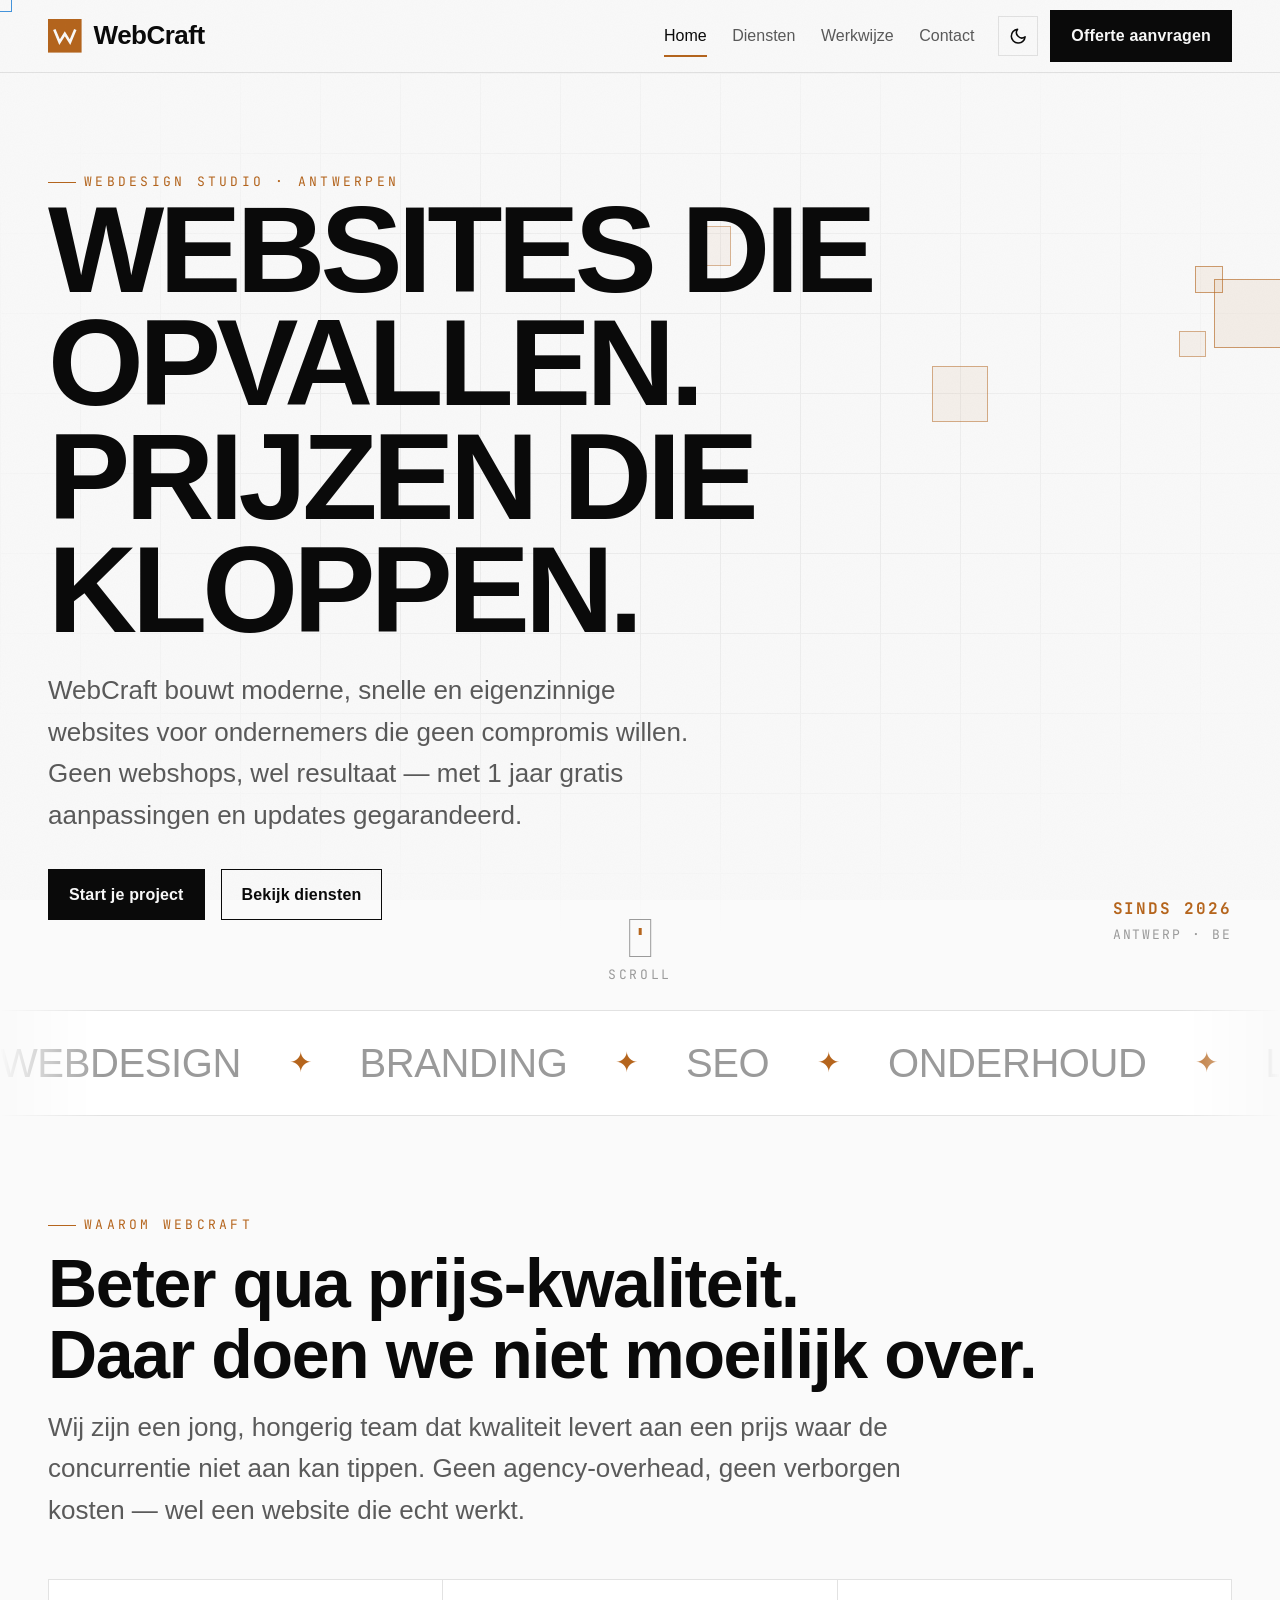
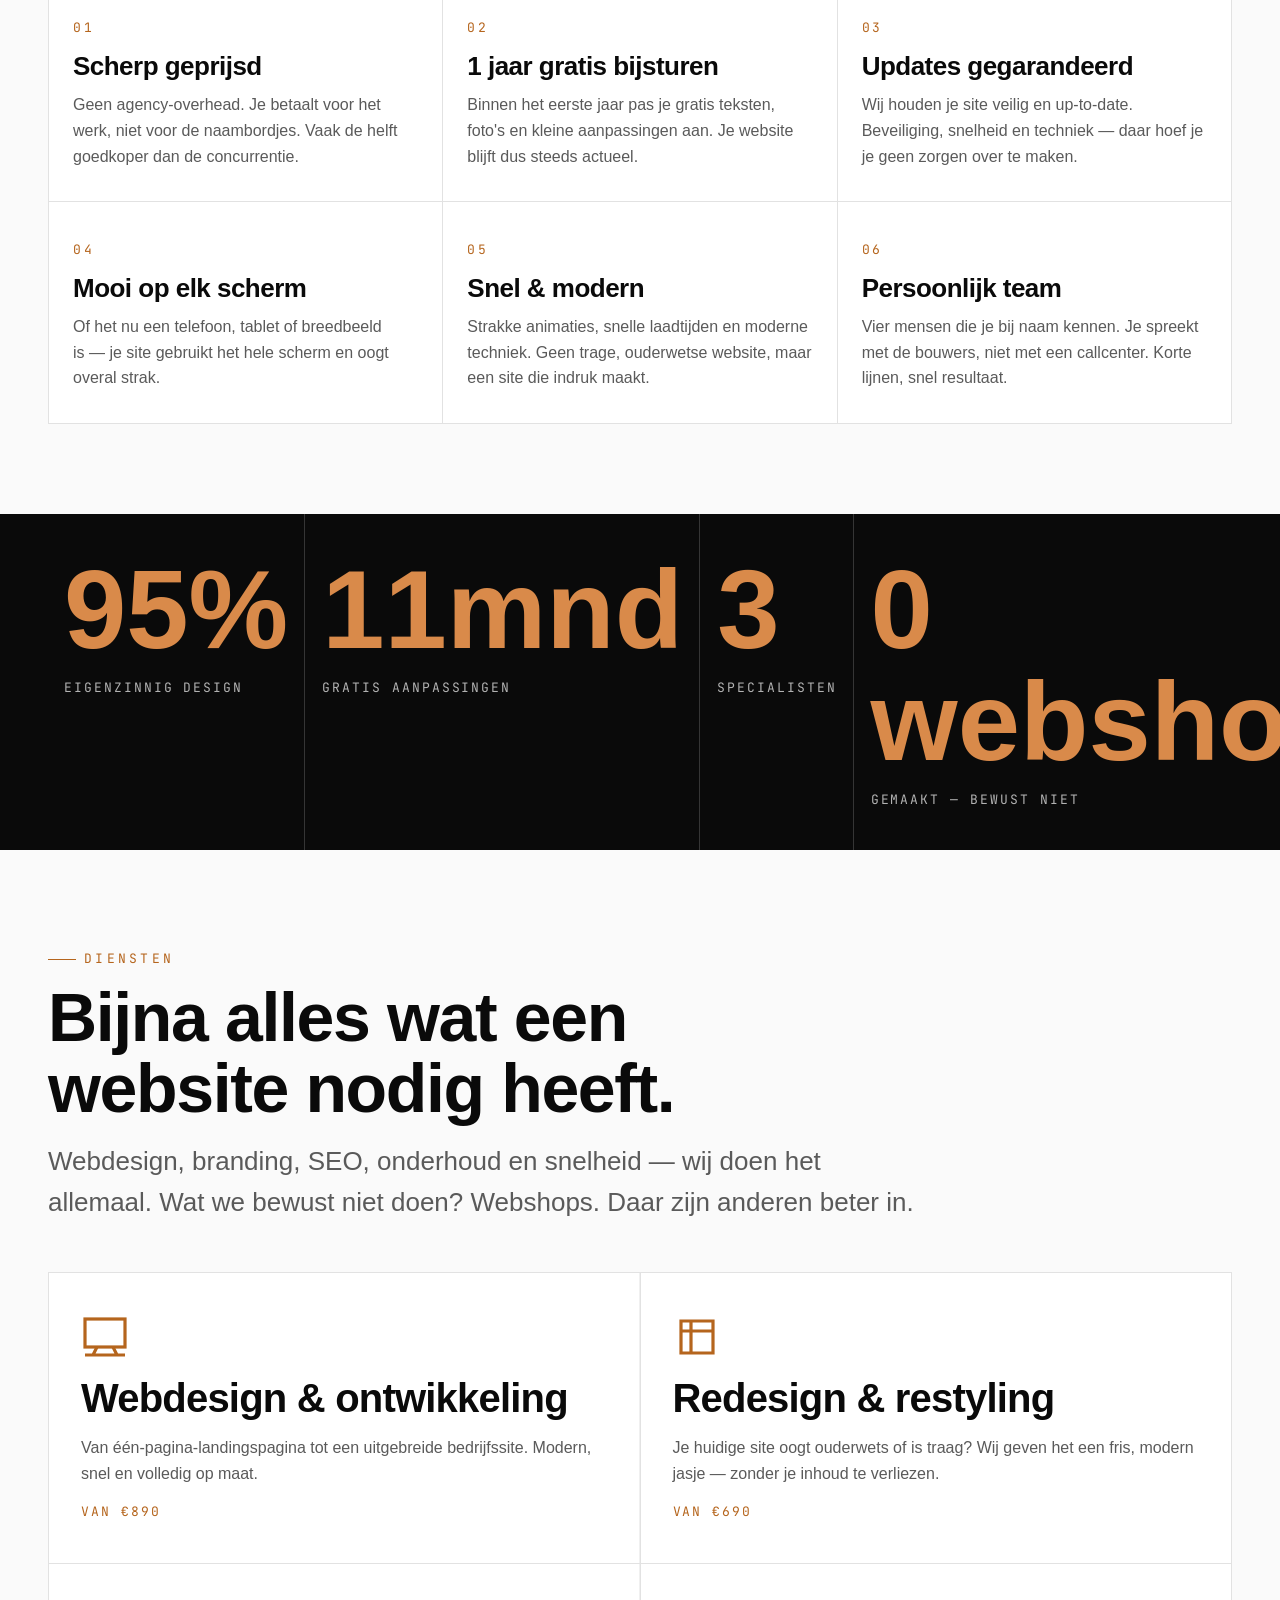
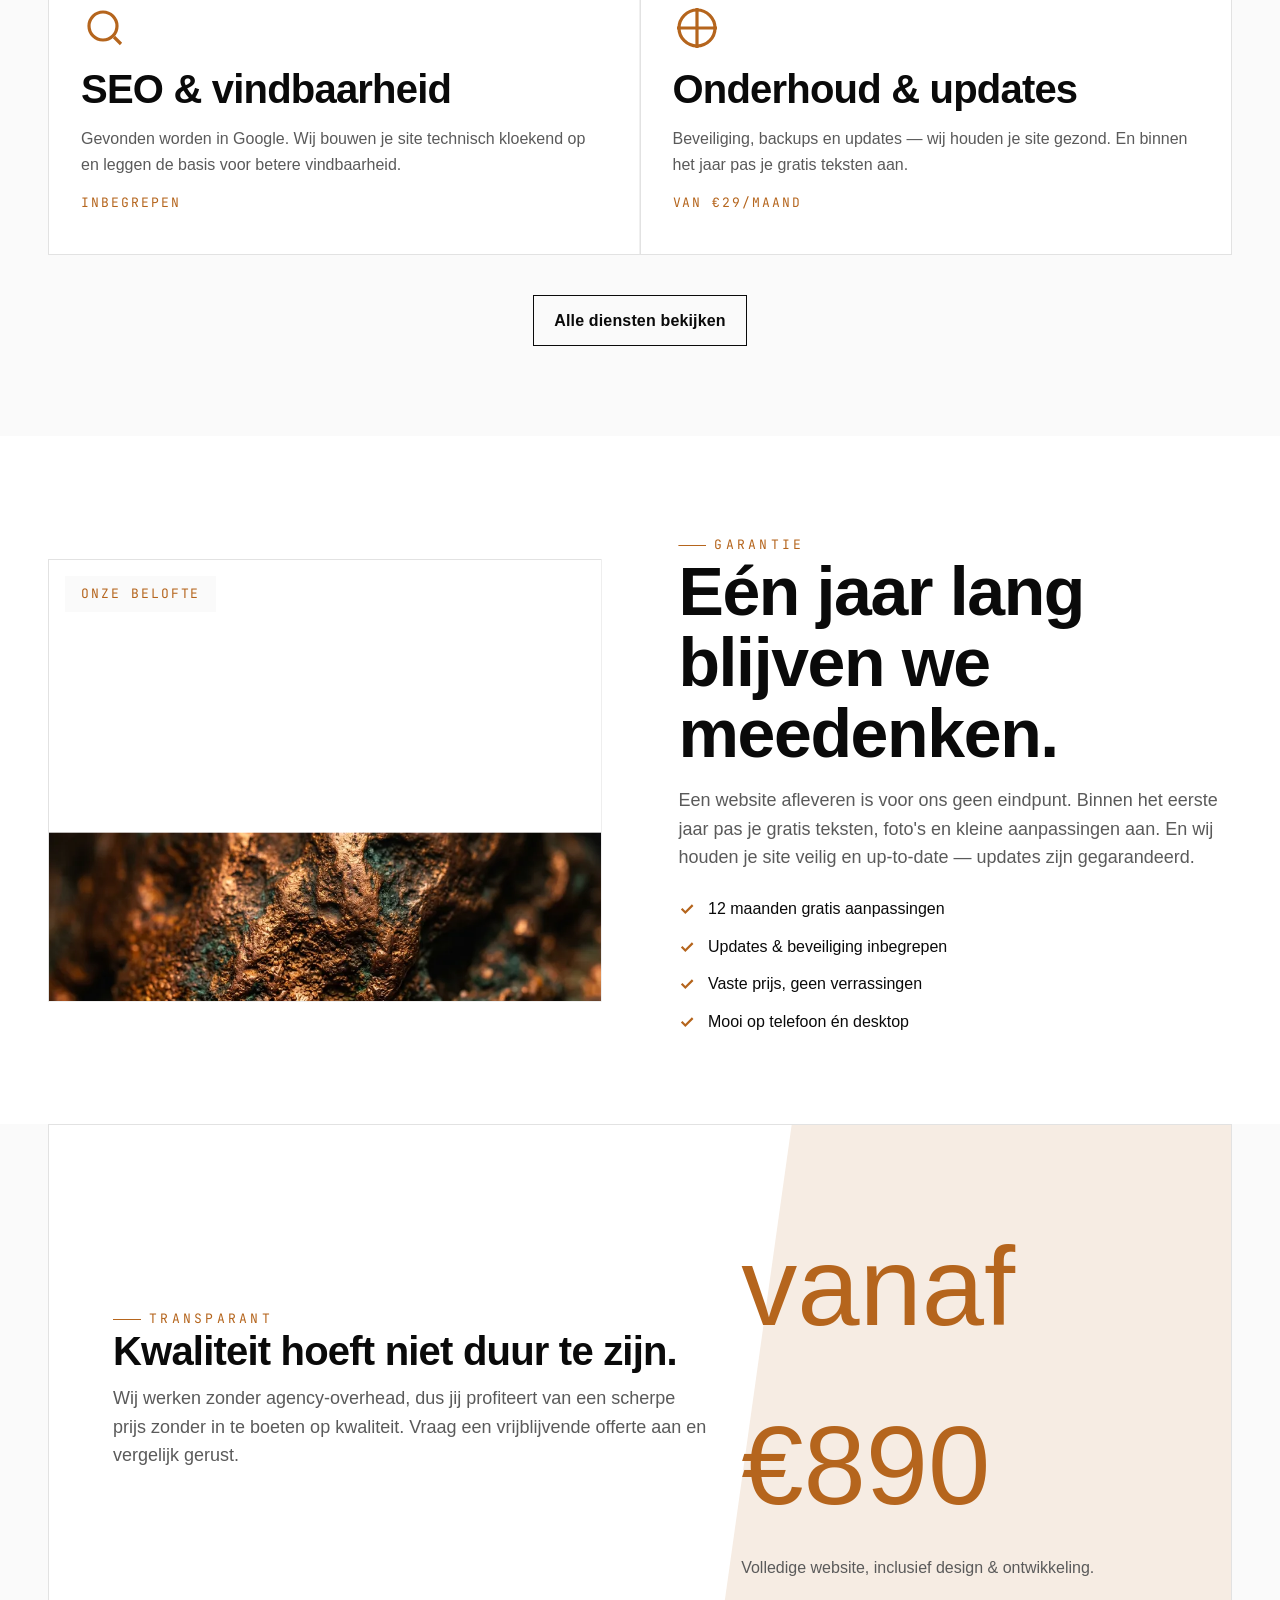
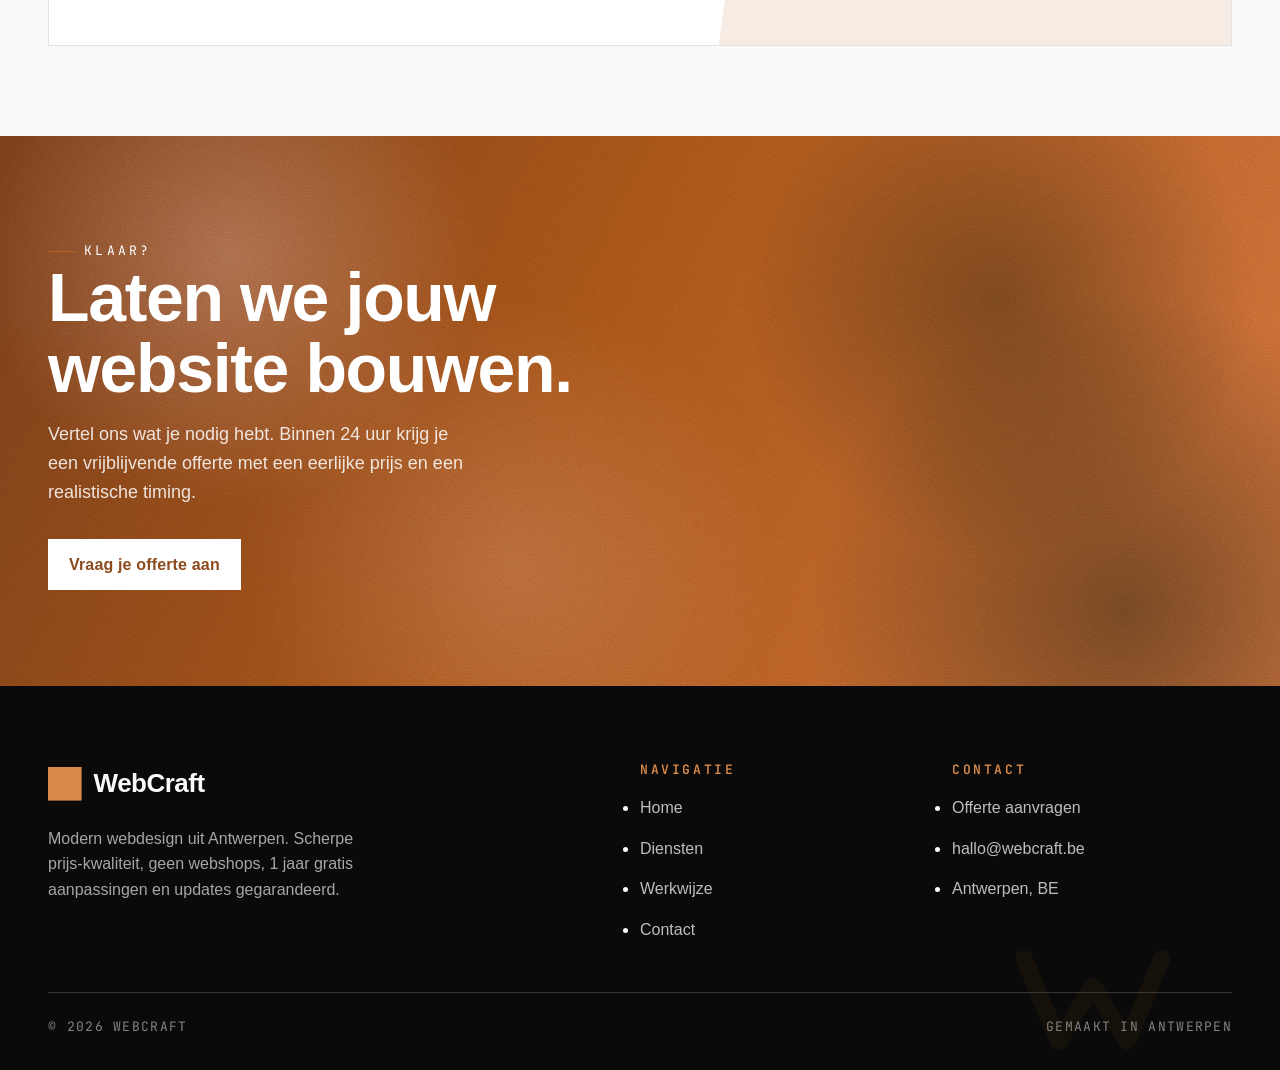
<file: index.html>
<!DOCTYPE html>
<html lang="nl" data-theme="light">
<head>
  <meta charset="UTF-8" />
  <meta name="viewport" content="width=device-width, initial-scale=1.0" />
  <title>WebCraft — Websites die opvallen. Prijzen die kloppen.</title>
  <meta name="description" content="WebCraft maakt moderne, snelle en eigenzinnige websites — zonder webshops. Scherpe prijs-kwaliteit, 1 jaar gratis aanpassingen en updates gegarandeerd." />
  <meta property="og:title" content="WebCraft — websites die opvallen" />
  <meta property="og:description" content="Moderne websites met scherpe prijs-kwaliteit. Geen webshops. 1 jaar gratis aanpassingen." />
  <meta property="og:type" content="website" />
  <link rel="icon" href="data:image/svg+xml,%3Csvg xmlns='http://www.w3.org/2000/svg' viewBox='0 0 32 32'%3E%3Crect width='32' height='32' fill='%230a0a0a'/%3E%3Cpath d='M6 10L11 22L16 14L21 22L26 10' fill='none' stroke='%23d98a4a' stroke-width='2.5'/%3E%3C/svg%3E" />
  <link rel="preconnect" href="https://fonts.googleapis.com" />
  <link rel="preconnect" href="https://fonts.gstatic.com" crossorigin />
  <link href="https://fonts.googleapis.com/css2?family=JetBrains+Mono:wght@400;500&display=swap" rel="stylesheet" />
  <link href="https://api.fontshare.com/v2/css?f[]=clash-display@500,600,700&f[]=satoshi@400,500,700&display=swap" rel="stylesheet" />
  <link rel="stylesheet" href="css/style.css" />
</head>
<body>
  <div class="scroll-progress" aria-hidden="true"></div>
  <div class="page-overlay" aria-hidden="true"></div>

  <!-- HEADER -->
  <header class="header" data-hidden="false" data-scrolled="false">
    <div class="container nav">
      <a class="brand" href="index.html" aria-label="WebCraft home">
        <svg class="brand-mark" viewBox="0 0 32 32" fill="none" aria-hidden="true">
          <rect width="32" height="32" fill="currentColor" />
          <path d="M6 10L11 22L16 14L21 22L26 10" fill="none" stroke="var(--color-bg)" stroke-width="2.5" />
        </svg>
        <span>WebCraft</span>
      </a>
      <nav class="nav-links" aria-label="Hoofdnavigatie">
        <a href="index.html" aria-current="page">Home</a>
        <a href="diensten.html">Diensten</a>
        <a href="werkwijze.html">Werkwijze</a>
        <a href="contact.html">Contact</a>
      </nav>
      <div class="nav-actions">
        <button class="theme-toggle" data-theme-toggle aria-label="Donkere modus aan/uit"></button>
        <a href="contact.html" class="btn"><span class="btn-label">Offerte aanvragen</span></a>
        <button class="nav-burger" aria-label="Menu openen"><span></span></button>
      </div>
    </div>
    <nav class="mobile-menu" aria-label="Mobiel menu">
      <a href="index.html">Home</a>
      <a href="diensten.html">Diensten</a>
      <a href="werkwijze.html">Werkwijze</a>
      <a href="contact.html">Contact</a>
      <a href="contact.html" class="btn btn--copper"><span class="btn-label">Offerte aanvragen</span></a>
    </nav>
  </header>

  <main>
    <!-- HERO -->
    <section class="hero">
      <div class="hero-grid" aria-hidden="true"></div>
      <div class="hero-floats" aria-hidden="true"></div>
      <div class="container hero-inner">
        <span class="eyebrow">Webdesign studio · Antwerpen</span>
        <h1>
          <span class="line">Websites die</span>
          <span class="line"><span class="copper-word">opvallen.</span></span>
          <span class="line">Prijzen die kloppen.</span>
        </h1>
        <p class="hero-sub">
          WebCraft bouwt moderne, snelle en eigenzinnige websites voor ondernemers die geen
          compromis willen. Geen webshops, wel resultaat — met 1 jaar gratis aanpassingen
          en updates gegarandeerd.
        </p>
        <div class="hero-cta">
          <a href="contact.html" class="btn"><span class="btn-label">Start je project</span></a>
          <a href="diensten.html" class="btn btn--ghost"><span class="btn-label">Bekijk diensten</span></a>
        </div>
      </div>
      <div class="hero-meta" aria-hidden="true">
        <strong>Sinds 2026</strong>
        Antwerp · BE
      </div>
      <div class="scroll-cue" aria-hidden="true">
        <span class="mouse"></span>
        Scroll
      </div>
    </section>

    <!-- MARQUEE -->
    <div class="marquee" aria-hidden="true">
      <div class="marquee-track">
        <span>Webdesign</span><span>Branding</span><span>SEO</span><span>Onderhoud</span>
        <span>Landingpages</span><span>Responsive</span><span>Snelheid</span>
        <span>Webdesign</span><span>Branding</span><span>SEO</span><span>Onderhoud</span>
        <span>Landingpages</span><span>Responsive</span><span>Snelheid</span>
      </div>
    </div>

    <!-- VALUE -->
    <section class="section">
      <div class="container">
        <span class="eyebrow">Waarom WebCraft</span>
        <h2 class="section-title">Beter qua prijs-kwaliteit.<br>Daar doen we niet moeilijk over.</h2>
        <p class="section-lead">
          Wij zijn een jong, hongerig team dat kwaliteit levert aan een prijs waar de
          concurrentie niet aan kan tippen. Geen agency-overhead, geen verborgen kosten —
          wel een website die echt werkt.
        </p>

        <div class="value-grid stagger" data-reveal>
          <article class="value-card">
            <span class="num">01</span>
            <h3>Scherp geprijsd</h3>
            <p>Geen agency-overhead. Je betaalt voor het werk, niet voor de naambordjes. Vaak de helft goedkoper dan de concurrentie.</p>
          </article>
          <article class="value-card">
            <span class="num">02</span>
            <h3>1 jaar gratis bijsturen</h3>
            <p>Binnen het eerste jaar pas je gratis teksten, foto's en kleine aanpassingen aan. Je website blijft dus steeds actueel.</p>
          </article>
          <article class="value-card">
            <span class="num">03</span>
            <h3>Updates gegarandeerd</h3>
            <p>Wij houden je site veilig en up-to-date. Beveiliging, snelheid en techniek — daar hoef je je geen zorgen over te maken.</p>
          </article>
          <article class="value-card">
            <span class="num">04</span>
            <h3>Mooi op elk scherm</h3>
            <p>Of het nu een telefoon, tablet of breedbeeld is — je site gebruikt het hele scherm en oogt overal strak.</p>
          </article>
          <article class="value-card">
            <span class="num">05</span>
            <h3>Snel &amp; modern</h3>
            <p>Strakke animaties, snelle laadtijden en moderne techniek. Geen trage, ouderwetse website, maar een site die indruk maakt.</p>
          </article>
          <article class="value-card">
            <span class="num">06</span>
            <h3>Persoonlijk team</h3>
            <p>Vier mensen die je bij naam kennen. Je spreekt met de bouwers, niet met een callcenter. Korte lijnen, snel resultaat.</p>
          </article>
        </div>
      </div>
    </section>

    <!-- STATS -->
    <section class="stats">
      <div class="container">
        <div class="stat"><div class="num" data-count="100" data-suffix="%">0</div><div class="label">Eigenzinnig design</div></div>
        <div class="stat"><div class="num" data-count="12" data-suffix="mnd">0</div><div class="label">Gratis aanpassingen</div></div>
        <div class="stat"><div class="num" data-count="4" data-suffix="">0</div><div class="label">Specialisten</div></div>
        <div class="stat"><div class="num" data-count="0" data-suffix=" webshops">0</div><div class="label">Gemaakt — bewust niet</div></div>
      </div>
    </section>

    <!-- SERVICES PREVIEW -->
    <section class="section">
      <div class="container">
        <span class="eyebrow">Diensten</span>
        <h2 class="section-title">Bijna alles wat een website nodig heeft.</h2>
        <p class="section-lead">
          Webdesign, branding, SEO, onderhoud en snelheid — wij doen het allemaal. Wat we
          bewust niet doen? Webshops. Daar zijn anderen beter in.
        </p>

        <div class="service-grid" data-reveal>
          <article class="service-card reveal-l">
            <svg class="service-icon" viewBox="0 0 24 24" fill="none" stroke="currentColor" stroke-width="1.6"><rect x="2" y="3" width="20" height="14" rx="0"/><path d="M2 21h20M8 17l-2 4M16 17l2 4"/></svg>
            <h3>Webdesign &amp; ontwikkeling</h3>
            <p>Van één-pagina-landingspagina tot een uitgebreide bedrijfssite. Modern, snel en volledig op maat.</p>
            <span class="tag">Van €890</span>
          </article>
          <article class="service-card reveal-l">
            <svg class="service-icon" viewBox="0 0 24 24" fill="none" stroke="currentColor" stroke-width="1.6"><path d="M4 4h16v16H4z"/><path d="M4 9h16M9 4v16"/></svg>
            <h3>Redesign &amp; restyling</h3>
            <p>Je huidige site oogt ouderwets of is traag? Wij geven het een fris, modern jasje — zonder je inhoud te verliezen.</p>
            <span class="tag">Van €690</span>
          </article>
          <article class="service-card reveal-l">
            <svg class="service-icon" viewBox="0 0 24 24" fill="none" stroke="currentColor" stroke-width="1.6"><circle cx="11" cy="11" r="7"/><path d="m20 20-3.5-3.5"/></svg>
            <h3>SEO &amp; vindbaarheid</h3>
            <p>Gevonden worden in Google. Wij bouwen je site technisch kloekend op en leggen de basis voor betere vindbaarheid.</p>
            <span class="tag">Inbegrepen</span>
          </article>
          <article class="service-card reveal-l">
            <svg class="service-icon" viewBox="0 0 24 24" fill="none" stroke="currentColor" stroke-width="1.6"><path d="M12 2v20M2 12h20"/><circle cx="12" cy="12" r="9"/></svg>
            <h3>Onderhoud &amp; updates</h3>
            <p>Beveiliging, backups en updates — wij houden je site gezond. En binnen het jaar pas je gratis teksten aan.</p>
            <span class="tag">Van €29/maand</span>
          </article>
        </div>

        <div style="margin-top: var(--space-10); text-align:center;">
          <a href="diensten.html" class="btn btn--ghost"><span class="btn-label">Alle diensten bekijken</span></a>
        </div>
      </div>
    </section>

    <!-- SPLIT FEATURE -->
    <section class="section" style="background: var(--color-surface);">
      <div class="container">
        <div class="split">
          <div class="split-media reveal-l">
            <span class="badge">Onze belofte</span>
            <img src="assets/copper-texture.webp" alt="Gegoten koperen textuur" data-parallax="0.08" />
          </div>
          <div class="reveal">
            <span class="eyebrow">Garantie</span>
            <h2>Eén jaar lang blijven we meedenken.</h2>
            <p>
              Een website afleveren is voor ons geen eindpunt. Binnen het eerste jaar pas je
              gratis teksten, foto's en kleine aanpassingen aan. En wij houden je site
              veilig en up-to-date — updates zijn gegarandeerd.
            </p>
            <ul class="check-list" role="list">
              <li><svg viewBox="0 0 24 24" fill="none" stroke="currentColor" stroke-width="3"><path d="M5 12l5 5L20 7"/></svg> 12 maanden gratis aanpassingen</li>
              <li><svg viewBox="0 0 24 24" fill="none" stroke="currentColor" stroke-width="3"><path d="M5 12l5 5L20 7"/></svg> Updates &amp; beveiliging inbegrepen</li>
              <li><svg viewBox="0 0 24 24" fill="none" stroke="currentColor" stroke-width="3"><path d="M5 12l5 5L20 7"/></svg> Vaste prijs, geen verrassingen</li>
              <li><svg viewBox="0 0 24 24" fill="none" stroke="currentColor" stroke-width="3"><path d="M5 12l5 5L20 7"/></svg> Mooi op telefoon én desktop</li>
            </ul>
          </div>
        </div>
      </div>
    </section>

    <!-- PRICE BAND -->
    <section class="section" style="padding-block-start:0;">
      <div class="container">
        <div class="price-band reveal" data-reveal>
          <div>
            <span class="eyebrow">Transparant</span>
            <h2>Kwaliteit hoeft niet duur te zijn.</h2>
            <p style="margin-top:var(--space-3); color:var(--color-text-muted);">
              Wij werken zonder agency-overhead, dus jij profiteert van een scherpe prijs
              zonder in te boeten op kwaliteit. Vraag een vrijblijvende offerte aan en
              vergelijk gerust.
            </p>
          </div>
          <div>
            <div class="from">vanaf €890</div>
            <p style="color:var(--color-text-muted); font-size:var(--text-sm);">Volledige website, inclusief design &amp; ontwikkeling.</p>
          </div>
        </div>
      </div>
    </section>

    <!-- CTA -->
    <section class="cta-band">
      <span class="w-mark" aria-hidden="true"><svg viewBox="0 0 32 32" fill="none"><path d="M6 10L11 22L16 14L21 22L26 10" stroke="currentColor" stroke-width="2.5" stroke-linecap="round" stroke-linejoin="round"/></svg></span>
      <div class="copper-tex" aria-hidden="true"></div>
      <div class="container">
        <span class="eyebrow" style="color:#fff;">Klaar?</span>
        <h2>Laten we jouw website bouwen.</h2>
        <p>
          Vertel ons wat je nodig hebt. Binnen 24 uur krijg je een vrijblijvende offerte
          met een eerlijke prijs en een realistische timing.
        </p>
        <a href="contact.html" class="btn"><span class="btn-label">Vraag je offerte aan</span></a>
      </div>
    </section>
  </main>

  <!-- FOOTER -->
  <footer class="footer">
    <span class="w-mark" aria-hidden="true"><svg viewBox="0 0 32 32" fill="none"><path d="M6 10L11 22L16 14L21 22L26 10" stroke="currentColor" stroke-width="2.5" stroke-linecap="round" stroke-linejoin="round"/></svg></span>
    <div class="container">
      <div class="footer-grid">
        <div>
          <a class="brand" href="index.html">
            <svg class="brand-mark" viewBox="0 0 32 32" fill="none" aria-hidden="true">
              <rect width="32" height="32" fill="currentColor" />
              <path d="M6 10L11 22L16 14L21 22L26 10" fill="none" stroke="var(--copper-bright)" stroke-width="2.5" />
            </svg>
            <span>WebCraft</span>
          </a>
          <p class="footer-tag">
            Modern webdesign uit Antwerpen. Scherpe prijs-kwaliteit, geen webshops,
            1 jaar gratis aanpassingen en updates gegarandeerd.
          </p>
        </div>
        <div class="footer-col">
          <h4>Navigatie</h4>
          <ul>
            <li><a href="index.html">Home</a></li>
            <li><a href="diensten.html">Diensten</a></li>
            <li><a href="werkwijze.html">Werkwijze</a></li>
            <li><a href="contact.html">Contact</a></li>
          </ul>
        </div>
        <div class="footer-col">
          <h4>Contact</h4>
          <ul>
            <li><a href="contact.html">Offerte aanvragen</a></li>
            <li><a href="mailto:hallo@webcraft.be">hallo@webcraft.be</a></li>
            <li><a href="contact.html">Antwerpen, BE</a></li>
          </ul>
        </div>
      </div>
      <div class="footer-bottom">
        <span>© 2026 WebCraft</span>
        <span>Gemaakt in Antwerpen</span>
      </div>
    </div>
  </footer>

  <script src="js/main.js"></script>
<script data-pplx-inline-edit>
(function () {
  if (window === window.top) return;

  const allowedParentOrigins = ["https://www.perplexity.ai","https://perplexity.ai","https://testing.perplexity.ai","https://staging.perplexity.ai","https://*.preview.i.perplexity.ai","http://perplexity.localhost","http://localhost:1420","http://127.0.0.1:1420","http://localhost:3000","http://127.0.0.1:3000","http://localhost:5173","http://127.0.0.1:5173"];
  const MAX_FONT_BYTES = 500 * 1024;
  const MAX_TOTAL_FONT_BYTES = 2 * 1024 * 1024;
  let scrollForwarding = false;
  let scrollRaf = 0;
  let trustedTopOrigin = null;

  // Allow entries like "https://*.preview.i.perplexity.ai" — the wildcard
  // matches a single DNS label (no dots), so "https://*.foo" cannot stretch
  // across multiple labels.
  function matchesAllowedOrigin(origin) {
    if (!origin) return false;
    for (const entry of allowedParentOrigins) {
      if (!entry.includes("*")) {
        if (entry === origin) return true;
        continue;
      }
      const pattern = new RegExp(
        "^" +
          entry.replace(/[.+?^${}()|[\]\\]/g, "\\$&").replace(/\*/g, "[^.]+") +
          "$",
      );
      if (pattern.test(origin)) return true;
    }
    return false;
  }

  // Trust decision: when the sender is same-origin-visible (event.origin is a
  // real origin like https://www.perplexity.ai) we trust event.origin directly.
  // When event.origin is "null" (opaque broker srcdoc), we fall back to the
  // broker's stamped `parentOrigin` to identify the top window. The fallback
  // is claim-only — we rely on the browser's native `targetOrigin` enforcement
  // on the response path (see postToTrustedTop) to ensure replies can't be
  // delivered to anyone but the actual top window of that claimed origin.
  function getTrustedParentOrigin(event) {
    const forwardedParentOrigin =
      typeof event.data.parentOrigin === "string" ? event.data.parentOrigin : null;
    const parentOrigin = event.origin === "null" ? forwardedParentOrigin : event.origin;
    return matchesAllowedOrigin(parentOrigin) ? parentOrigin : null;
  }

  // All responses go to window.top with targetOrigin = the allowlisted origin.
  // An attacker that iframes us inside their own null-origin broker can claim
  // any parentOrigin they like, but the browser will drop the reply whenever
  // the real top's origin doesn't match — so the screenshot never leaves.
  function postToTrustedTop(message) {
    if (!trustedTopOrigin) return;
    try {
      window.top.postMessage(message, trustedTopOrigin);
    } catch (_error) {}
  }

  function inlineAll(original, clone) {
    if (original.nodeType !== 1 || clone.nodeType !== 1) return;

    try {
      const computedStyle = getComputedStyle(original);
      // cssText on a computed style is the serialized declaration in modern
      // Chromium/Safari — a single read beats enumerating ~400 longhand
      // properties. Firefox returns "" here, so we fall back on empty.
      const serialized = computedStyle.cssText;
      if (serialized) {
        clone.style.cssText = serialized;
      } else {
        const parts = new Array(computedStyle.length);
        for (let index = 0; index < computedStyle.length; index += 1) {
          const property = computedStyle[index];
          parts[index] = `${property}:${computedStyle.getPropertyValue(property)};`;
        }
        clone.style.cssText = parts.join("");
      }
    } catch (_error) {}

    const originalChildren = original.children;
    const clonedChildren = clone.children;
    for (
      let index = 0;
      index < originalChildren.length && index < clonedChildren.length;
      index += 1
    ) {
      inlineAll(originalChildren[index], clonedChildren[index]);
    }
  }

  function extractFontUrl(srcValue) {
    const matches = [
      ...srcValue.matchAll(
        /url\(["']?([^"')]+)["']?\)(?:\s*format\(["']?([^"')]+)["']?\))?/gi,
      ),
    ];
    if (matches.length === 0) return null;
    const woff2 = matches.find((m) => m[2] && m[2].toLowerCase().includes("woff2"));
    if (woff2) return woff2[1];
    const woff = matches.find((m) => m[2] && m[2].toLowerCase().includes("woff"));
    if (woff) return woff[1];
    return matches[0][1];
  }

  // Cache resolved font URL -> data URI across captures. Fonts on a page
  // essentially never change, and a batch run emits multiple captures back to
  // back — without this we'd refetch + re-base64 every time.
  const fontDataUriCache = new Map();
  const SRC_DECLARATION_RE = /src\s*:\s*[^;}]+/i;

  async function fetchAsDataUri(url) {
    if (fontDataUriCache.has(url)) return fontDataUriCache.get(url);
    let dataUri = null;
    try {
      const response = await fetch(url, { mode: "cors", credentials: "omit" });
      if (response.ok) {
        const blob = await response.blob();
        if (blob.size <= MAX_FONT_BYTES) {
          dataUri = await new Promise((resolve) => {
            const reader = new FileReader();
            reader.onloadend = () =>
              resolve(typeof reader.result === "string" ? reader.result : null);
            reader.onerror = () => resolve(null);
            reader.readAsDataURL(blob);
          });
        }
      }
    } catch (_error) {
      dataUri = null;
    }
    fontDataUriCache.set(url, dataUri);
    return dataUri;
  }

  function collectFontFaceRuleTexts() {
    const rules = [];
    for (const sheet of document.styleSheets) {
      let cssRules;
      try {
        cssRules = sheet.cssRules;
      } catch (_error) {
        continue;
      }
      if (!cssRules) continue;
      for (const rule of cssRules) {
        const cssText = rule.cssText || "";
        if (cssText.startsWith("@font-face")) rules.push(cssText);
      }
    }
    return rules;
  }

  async function buildInlinedFontCss() {
    const ruleTexts = collectFontFaceRuleTexts();
    if (ruleTexts.length === 0) return null;

    const resolved = ruleTexts.map((cssText) => {
      if (!SRC_DECLARATION_RE.test(cssText)) return null;
      const srcMatch = cssText.match(/src\s*:\s*([^;}]+)[;}]/i);
      if (!srcMatch) return null;
      const url = extractFontUrl(srcMatch[1]);
      if (!url) return null;
      try {
        return { cssText, url: new URL(url, document.baseURI).href };
      } catch (_error) {
        return null;
      }
    });

    const dataUris = await Promise.all(
      resolved.map((entry) => (entry ? fetchAsDataUri(entry.url) : Promise.resolve(null))),
    );

    const inlined = [];
    let totalBytes = 0;
    for (let index = 0; index < resolved.length; index += 1) {
      const entry = resolved[index];
      const dataUri = dataUris[index];
      if (!entry || !dataUri) continue;
      const approxBytes = dataUri.length * 0.75;
      if (totalBytes + approxBytes > MAX_TOTAL_FONT_BYTES) break;
      totalBytes += approxBytes;
      inlined.push(entry.cssText.replace(SRC_DECLARATION_RE, `src: url("${dataUri}")`));
    }
    return inlined.length > 0 ? inlined.join("\n") : null;
  }

  function stripExternal(clone) {
    const images = clone.querySelectorAll("img");
    for (let index = 0; index < images.length; index += 1) {
      const src = images[index].getAttribute("src");
      if (src && !src.startsWith("data:")) images[index].removeAttribute("src");
    }

    const elements = clone.querySelectorAll("*");
    for (let index = 0; index < elements.length; index += 1) {
      const style = elements[index].style.cssText;
      if (style && style.includes("url(")) {
        elements[index].style.cssText = style.replace(
          /url\(["']?(?!data:)[^)"']*["']?\)/gi,
          "none",
        );
      }
    }
  }

  function emitScroll() {
    scrollRaf = 0;
    if (!scrollForwarding) return;
    postToTrustedTop({
      type: "INLINE_EDIT_SCROLL",
      scrollX: window.scrollX,
      scrollY: window.scrollY,
    });
  }

  window.addEventListener(
    "scroll",
    function () {
      if (!scrollForwarding || scrollRaf) return;
      scrollRaf = requestAnimationFrame(emitScroll);
    },
    { passive: true, capture: true },
  );

  async function handleCaptureRequest(event) {
    const requestId = event.data.requestId;
    const scrollX = window.scrollX;
    const scrollY = window.scrollY;
    const width = window.innerWidth;
    const height = window.innerHeight;

    function postResult(dataUrl) {
      postToTrustedTop({
        type: "INLINE_EDIT_SCREENSHOT_RESULT",
        requestId,
        dataUrl,
        scrollX,
        scrollY,
      });
    }

    try {
      // Wait for any pending web fonts to resolve so both inline metrics and
      // the @font-face inlining below see the same loaded faces.
      if (document.fonts && document.fonts.ready) {
        try {
          await document.fonts.ready;
        } catch (_error) {}
      }

      const clone = document.documentElement.cloneNode(true);
      inlineAll(document.documentElement, clone);

      const removedNodes = clone.querySelectorAll("script,link[rel=\"stylesheet\"],style");
      for (let index = 0; index < removedNodes.length; index += 1) {
        removedNodes[index].remove();
      }

      stripExternal(clone);

      // Re-embed web fonts as data-URI @font-face rules so the SVG rasterizer
      // can resolve them — external font URLs aren't fetched during
      // foreignObject rendering, which would otherwise force a fallback face
      // and change text metrics.
      const inlinedFontCss = await buildInlinedFontCss();
      if (inlinedFontCss) {
        const styleEl = document.createElement("style");
        styleEl.textContent = inlinedFontCss;
        const head = clone.querySelector("head");
        if (head) head.appendChild(styleEl);
        else clone.insertBefore(styleEl, clone.firstChild);
      }

      const html = new XMLSerializer().serializeToString(clone);
      const svg =
        `<svg xmlns="http://www.w3.org/2000/svg" width="${width}" height="${height}">` +
        '<foreignObject width="100%" height="100%">' +
        `<div xmlns="http://www.w3.org/1999/xhtml" style="width:${width}px;height:${height}px;overflow:hidden">` +
        `<div style="position:relative;left:-${scrollX}px;top:-${scrollY}px">` +
        html +
        "</div></div></foreignObject></svg>";
      const svgUrl = `data:image/svg+xml;charset=utf-8,${encodeURIComponent(svg)}`;
      const image = new Image();
      image.onload = function () {
        const canvas = document.createElement("canvas");
        canvas.width = width;
        canvas.height = height;
        canvas.getContext("2d").drawImage(image, 0, 0);
        postResult(canvas.toDataURL("image/png"));
      };
      image.onerror = function () {
        postResult(null);
      };
      image.src = svgUrl;
    } catch (_error) {
      postResult(null);
    }
  }

  window.addEventListener("message", function (event) {
    if (!event.data) return;
    // Only accept messages from the direct parent frame. Blocks sibling /
    // unrelated-window postMessage senders that could otherwise reach us.
    if (event.source !== window.parent) return;

    const trustedParentOrigin = getTrustedParentOrigin(event);
    if (!trustedParentOrigin) return;
    trustedTopOrigin = trustedParentOrigin;

    if (event.data.type === "INLINE_EDIT_SCROLL_START") {
      scrollForwarding = true;
      emitScroll();
      return;
    }

    if (event.data.type === "INLINE_EDIT_SCROLL_STOP") {
      scrollForwarding = false;
      if (scrollRaf) cancelAnimationFrame(scrollRaf);
      scrollRaf = 0;
      return;
    }

    if (event.data.type !== "INLINE_EDIT_CAPTURE_REQUEST") return;

    handleCaptureRequest(event);
  });
})();


</script></body>
</html>
</file>
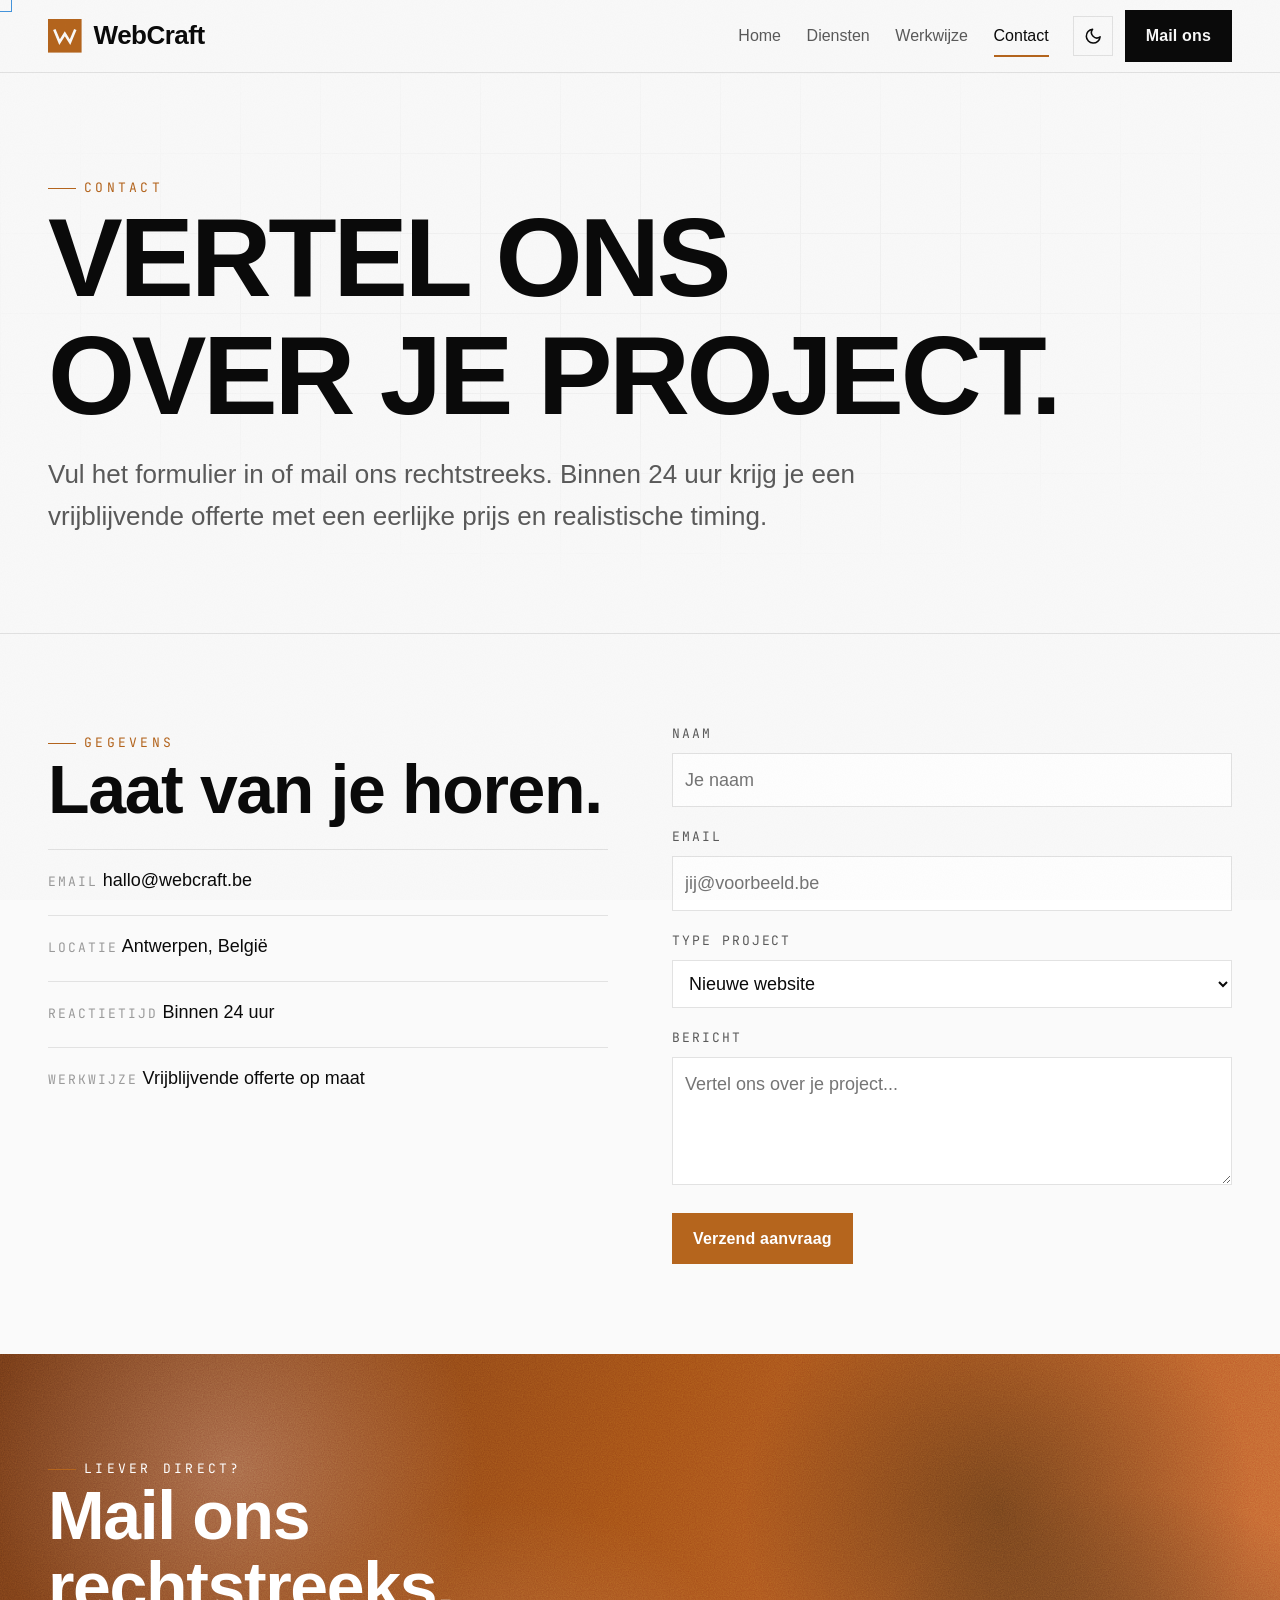
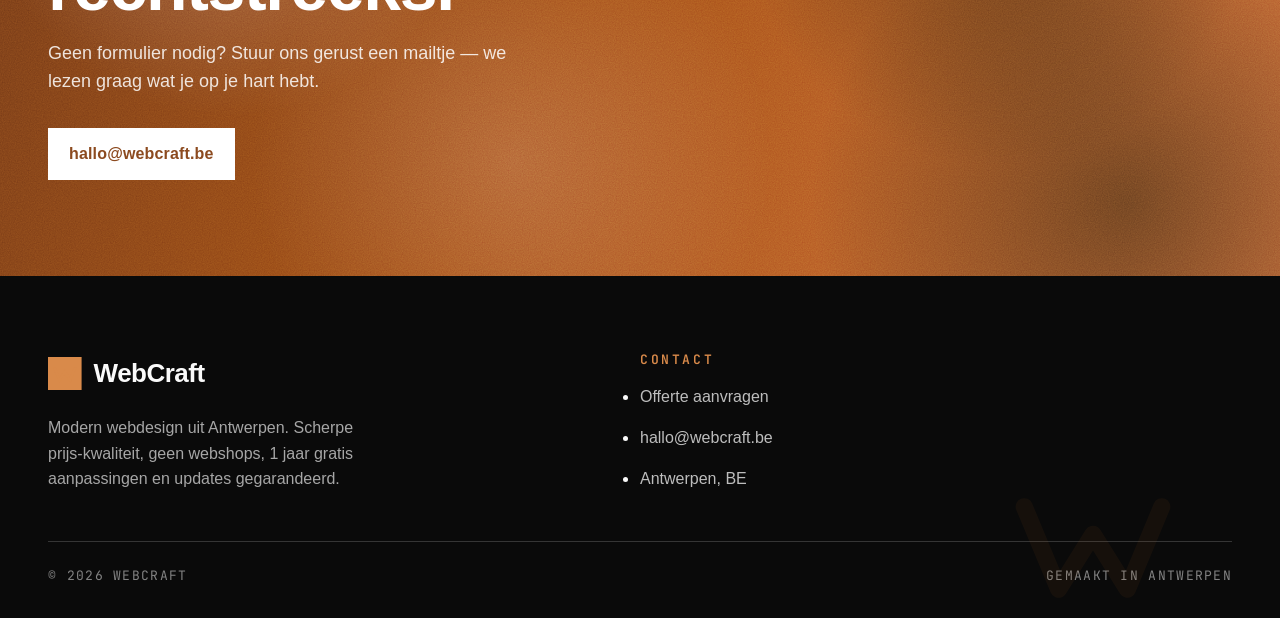
<file: contact.html>
<!DOCTYPE html>
<html lang="nl" data-theme="light">
<head>
  <meta charset="UTF-8" />
  <meta name="viewport" content="width=device-width, initial-scale=1.0" />
  <title>Contact — WebCraft</title>
  <meta name="description" content="Neem contact op met WebCraft voor een vrijblijvende offerte. Antwoord binnen 24 uur. Antwerpen, BE." />
  <link rel="icon" href="data:image/svg+xml,%3Csvg xmlns='http://www.w3.org/2000/svg' viewBox='0 0 32 32'%3E%3Crect width='32' height='32' fill='%230a0a0a'/%3E%3Cpath d='M6 10L11 22L16 14L21 22L26 10' fill='none' stroke='%23d98a4a' stroke-width='2.5'/%3E%3C/svg%3E" />
  <link rel="preconnect" href="https://fonts.googleapis.com" />
  <link rel="preconnect" href="https://fonts.gstatic.com" crossorigin />
  <link href="https://fonts.googleapis.com/css2?family=JetBrains+Mono:wght@400;500&display=swap" rel="stylesheet" />
  <link href="https://api.fontshare.com/v2/css?f[]=clash-display@500,600,700&f[]=satoshi@400,500,700&display=swap" rel="stylesheet" />
  <link rel="stylesheet" href="css/style.css" />
</head>
<body>
  <div class="scroll-progress" aria-hidden="true"></div>
  <div class="page-overlay" aria-hidden="true"></div>

  <header class="header" data-hidden="false" data-scrolled="false">
    <div class="container nav">
      <a class="brand" href="index.html" aria-label="WebCraft home"><svg class="brand-mark" viewBox="0 0 32 32" fill="none" aria-hidden="true"><rect width="32" height="32" fill="currentColor" /><path d="M6 10L11 22L16 14L21 22L26 10" fill="none" stroke="var(--color-bg)" stroke-width="2.5" /></svg><span>WebCraft</span></a>
      <nav class="nav-links" aria-label="Hoofdnavigatie">
        <a href="index.html">Home</a>
        <a href="diensten.html">Diensten</a>
        <a href="werkwijze.html">Werkwijze</a>
        <a href="contact.html" aria-current="page">Contact</a>
      </nav>
      <div class="nav-actions">
        <button class="theme-toggle" data-theme-toggle aria-label="Donkere modus aan/uit"></button>
        <a href="mailto:hallo@webcraft.be" class="btn"><span class="btn-label">Mail ons</span></a>
        <button class="nav-burger" aria-label="Menu openen"><span></span></button>
      </div>
    </div>
    <nav class="mobile-menu" aria-label="Mobiel menu">
      <a href="index.html">Home</a>
      <a href="diensten.html">Diensten</a>
      <a href="werkwijze.html">Werkwijze</a>
      <a href="contact.html">Contact</a>
      <a href="mailto:hallo@webcraft.be" class="btn btn--copper"><span class="btn-label">Mail ons</span></a>
    </nav>
  </header>

  <main>
    <section class="page-head">
      <div class="hero-grid" aria-hidden="true"></div>
      <div class="container">
        <span class="eyebrow">Contact</span>
        <h1>Vertel ons<br>over je project.</h1>
        <p class="lead">
          Vul het formulier in of mail ons rechtstreeks. Binnen 24 uur krijg je een
          vrijblijvende offerte met een eerlijke prijs en realistische timing.
        </p>
      </div>
    </section>

    <section class="section">
      <div class="container">
        <div class="contact-grid">
          <div class="contact-info reveal">
            <span class="eyebrow">Gegevens</span>
            <h2>Laat van je horen.</h2>
            <div class="detail">
              <div class="detail-item">
                <span class="k">Email</span>
                <span class="v"><a href="mailto:hallo@webcraft.be">hallo@webcraft.be</a></span>
              </div>
              <div class="detail-item">
                <span class="k">Locatie</span>
                <span class="v">Antwerpen, België</span>
              </div>
              <div class="detail-item">
                <span class="k">Reactietijd</span>
                <span class="v">Binnen 24 uur</span>
              </div>
              <div class="detail-item">
                <span class="k">Werkwijze</span>
                <span class="v">Vrijblijvende offerte op maat</span>
              </div>
            </div>
          </div>

          <form class="form" data-contact-form>
            <div class="field">
              <label for="naam">Naam</label>
              <input type="text" id="naam" name="naam" placeholder="Je naam" required />
            </div>
            <div class="field">
              <label for="email">Email</label>
              <input type="email" id="email" name="email" placeholder="jij@voorbeeld.be" required />
            </div>
            <div class="field">
              <label for="type">Type project</label>
              <select id="type" name="type">
                <option>Nieuwe website</option>
                <option>Redesign / restyling</option>
                <option>Onderhoud &amp; updates</option>
                <option>Branding / logo</option>
                <option>Iets anders</option>
              </select>
            </div>
            <div class="field">
              <label for="bericht">Bericht</label>
              <textarea id="bericht" name="bericht" placeholder="Vertel ons over je project..." required></textarea>
            </div>
            <button type="submit" class="btn btn--copper"><span class="btn-label">Verzend aanvraag</span></button>
          </form>
        </div>
      </div>
    </section>

    <section class="cta-band">
      <span class="w-mark" aria-hidden="true"><svg viewBox="0 0 32 32" fill="none"><path d="M6 10L11 22L16 14L21 22L26 10" stroke="currentColor" stroke-width="2.5" stroke-linecap="round" stroke-linejoin="round"/></svg></span>
      <div class="copper-tex" aria-hidden="true"></div>
      <div class="container">
        <span class="eyebrow" style="color:#fff;">Liever direct?</span>
        <h2>Mail ons rechtstreeks.</h2>
        <p>Geen formulier nodig? Stuur ons gerust een mailtje — we lezen graag wat je op je hart hebt.</p>
        <a href="mailto:hallo@webcraft.be" class="btn"><span class="btn-label">hallo@webcraft.be</span></a>
      </div>
    </section>
  </main>

  <footer class="footer">
    <span class="w-mark" aria-hidden="true"><svg viewBox="0 0 32 32" fill="none"><path d="M6 10L11 22L16 14L21 22L26 10" stroke="currentColor" stroke-width="2.5" stroke-linecap="round" stroke-linejoin="round"/></svg></span>
    <div class="container">
      <div class="footer-grid">
        <div>
          <a class="brand" href="index.html"><svg class="brand-mark" viewBox="0 0 32 32" fill="none" aria-hidden="true"><rect width="32" height="32" fill="currentColor" /><path d="M6 10L11 22L16 14L21 22L26 10" fill="none" stroke="var(--copper-bright)" stroke-width="2.5" /></svg><span>WebCraft</span></a>
          <p class="footer-tag">Modern webdesign uit Antwerpen. Scherpe prijs-kwaliteit, geen webshops, 1 jaar gratis aanpassingen en updates gegarandeerd.</p>
        </div>
        <div class="footer-col"><h4>Contact</h4><ul><li><a href="contact.html">Offerte aanvragen</a></li><li><a href="mailto:hallo@webcraft.be">hallo@webcraft.be</a></li><li><a href="contact.html">Antwerpen, BE</a></li></ul></div>
      </div>
      <div class="footer-bottom"><span>© 2026 WebCraft</span><span>Gemaakt in Antwerpen</span></div>
    </div>
  </footer>
  <script src="js/main.js"></script>
<script data-pplx-inline-edit>
(function () {
  if (window === window.top) return;

  const allowedParentOrigins = ["https://www.perplexity.ai","https://perplexity.ai","https://testing.perplexity.ai","https://staging.perplexity.ai","https://*.preview.i.perplexity.ai","http://perplexity.localhost","http://localhost:1420","http://127.0.0.1:1420","http://localhost:3000","http://127.0.0.1:3000","http://localhost:5173","http://127.0.0.1:5173"];
  const MAX_FONT_BYTES = 500 * 1024;
  const MAX_TOTAL_FONT_BYTES = 2 * 1024 * 1024;
  let scrollForwarding = false;
  let scrollRaf = 0;
  let trustedTopOrigin = null;

  // Allow entries like "https://*.preview.i.perplexity.ai" — the wildcard
  // matches a single DNS label (no dots), so "https://*.foo" cannot stretch
  // across multiple labels.
  function matchesAllowedOrigin(origin) {
    if (!origin) return false;
    for (const entry of allowedParentOrigins) {
      if (!entry.includes("*")) {
        if (entry === origin) return true;
        continue;
      }
      const pattern = new RegExp(
        "^" +
          entry.replace(/[.+?^${}()|[\]\\]/g, "\\$&").replace(/\*/g, "[^.]+") +
          "$",
      );
      if (pattern.test(origin)) return true;
    }
    return false;
  }

  // Trust decision: when the sender is same-origin-visible (event.origin is a
  // real origin like https://www.perplexity.ai) we trust event.origin directly.
  // When event.origin is "null" (opaque broker srcdoc), we fall back to the
  // broker's stamped `parentOrigin` to identify the top window. The fallback
  // is claim-only — we rely on the browser's native `targetOrigin` enforcement
  // on the response path (see postToTrustedTop) to ensure replies can't be
  // delivered to anyone but the actual top window of that claimed origin.
  function getTrustedParentOrigin(event) {
    const forwardedParentOrigin =
      typeof event.data.parentOrigin === "string" ? event.data.parentOrigin : null;
    const parentOrigin = event.origin === "null" ? forwardedParentOrigin : event.origin;
    return matchesAllowedOrigin(parentOrigin) ? parentOrigin : null;
  }

  // All responses go to window.top with targetOrigin = the allowlisted origin.
  // An attacker that iframes us inside their own null-origin broker can claim
  // any parentOrigin they like, but the browser will drop the reply whenever
  // the real top's origin doesn't match — so the screenshot never leaves.
  function postToTrustedTop(message) {
    if (!trustedTopOrigin) return;
    try {
      window.top.postMessage(message, trustedTopOrigin);
    } catch (_error) {}
  }

  function inlineAll(original, clone) {
    if (original.nodeType !== 1 || clone.nodeType !== 1) return;

    try {
      const computedStyle = getComputedStyle(original);
      // cssText on a computed style is the serialized declaration in modern
      // Chromium/Safari — a single read beats enumerating ~400 longhand
      // properties. Firefox returns "" here, so we fall back on empty.
      const serialized = computedStyle.cssText;
      if (serialized) {
        clone.style.cssText = serialized;
      } else {
        const parts = new Array(computedStyle.length);
        for (let index = 0; index < computedStyle.length; index += 1) {
          const property = computedStyle[index];
          parts[index] = `${property}:${computedStyle.getPropertyValue(property)};`;
        }
        clone.style.cssText = parts.join("");
      }
    } catch (_error) {}

    const originalChildren = original.children;
    const clonedChildren = clone.children;
    for (
      let index = 0;
      index < originalChildren.length && index < clonedChildren.length;
      index += 1
    ) {
      inlineAll(originalChildren[index], clonedChildren[index]);
    }
  }

  function extractFontUrl(srcValue) {
    const matches = [
      ...srcValue.matchAll(
        /url\(["']?([^"')]+)["']?\)(?:\s*format\(["']?([^"')]+)["']?\))?/gi,
      ),
    ];
    if (matches.length === 0) return null;
    const woff2 = matches.find((m) => m[2] && m[2].toLowerCase().includes("woff2"));
    if (woff2) return woff2[1];
    const woff = matches.find((m) => m[2] && m[2].toLowerCase().includes("woff"));
    if (woff) return woff[1];
    return matches[0][1];
  }

  // Cache resolved font URL -> data URI across captures. Fonts on a page
  // essentially never change, and a batch run emits multiple captures back to
  // back — without this we'd refetch + re-base64 every time.
  const fontDataUriCache = new Map();
  const SRC_DECLARATION_RE = /src\s*:\s*[^;}]+/i;

  async function fetchAsDataUri(url) {
    if (fontDataUriCache.has(url)) return fontDataUriCache.get(url);
    let dataUri = null;
    try {
      const response = await fetch(url, { mode: "cors", credentials: "omit" });
      if (response.ok) {
        const blob = await response.blob();
        if (blob.size <= MAX_FONT_BYTES) {
          dataUri = await new Promise((resolve) => {
            const reader = new FileReader();
            reader.onloadend = () =>
              resolve(typeof reader.result === "string" ? reader.result : null);
            reader.onerror = () => resolve(null);
            reader.readAsDataURL(blob);
          });
        }
      }
    } catch (_error) {
      dataUri = null;
    }
    fontDataUriCache.set(url, dataUri);
    return dataUri;
  }

  function collectFontFaceRuleTexts() {
    const rules = [];
    for (const sheet of document.styleSheets) {
      let cssRules;
      try {
        cssRules = sheet.cssRules;
      } catch (_error) {
        continue;
      }
      if (!cssRules) continue;
      for (const rule of cssRules) {
        const cssText = rule.cssText || "";
        if (cssText.startsWith("@font-face")) rules.push(cssText);
      }
    }
    return rules;
  }

  async function buildInlinedFontCss() {
    const ruleTexts = collectFontFaceRuleTexts();
    if (ruleTexts.length === 0) return null;

    const resolved = ruleTexts.map((cssText) => {
      if (!SRC_DECLARATION_RE.test(cssText)) return null;
      const srcMatch = cssText.match(/src\s*:\s*([^;}]+)[;}]/i);
      if (!srcMatch) return null;
      const url = extractFontUrl(srcMatch[1]);
      if (!url) return null;
      try {
        return { cssText, url: new URL(url, document.baseURI).href };
      } catch (_error) {
        return null;
      }
    });

    const dataUris = await Promise.all(
      resolved.map((entry) => (entry ? fetchAsDataUri(entry.url) : Promise.resolve(null))),
    );

    const inlined = [];
    let totalBytes = 0;
    for (let index = 0; index < resolved.length; index += 1) {
      const entry = resolved[index];
      const dataUri = dataUris[index];
      if (!entry || !dataUri) continue;
      const approxBytes = dataUri.length * 0.75;
      if (totalBytes + approxBytes > MAX_TOTAL_FONT_BYTES) break;
      totalBytes += approxBytes;
      inlined.push(entry.cssText.replace(SRC_DECLARATION_RE, `src: url("${dataUri}")`));
    }
    return inlined.length > 0 ? inlined.join("\n") : null;
  }

  function stripExternal(clone) {
    const images = clone.querySelectorAll("img");
    for (let index = 0; index < images.length; index += 1) {
      const src = images[index].getAttribute("src");
      if (src && !src.startsWith("data:")) images[index].removeAttribute("src");
    }

    const elements = clone.querySelectorAll("*");
    for (let index = 0; index < elements.length; index += 1) {
      const style = elements[index].style.cssText;
      if (style && style.includes("url(")) {
        elements[index].style.cssText = style.replace(
          /url\(["']?(?!data:)[^)"']*["']?\)/gi,
          "none",
        );
      }
    }
  }

  function emitScroll() {
    scrollRaf = 0;
    if (!scrollForwarding) return;
    postToTrustedTop({
      type: "INLINE_EDIT_SCROLL",
      scrollX: window.scrollX,
      scrollY: window.scrollY,
    });
  }

  window.addEventListener(
    "scroll",
    function () {
      if (!scrollForwarding || scrollRaf) return;
      scrollRaf = requestAnimationFrame(emitScroll);
    },
    { passive: true, capture: true },
  );

  async function handleCaptureRequest(event) {
    const requestId = event.data.requestId;
    const scrollX = window.scrollX;
    const scrollY = window.scrollY;
    const width = window.innerWidth;
    const height = window.innerHeight;

    function postResult(dataUrl) {
      postToTrustedTop({
        type: "INLINE_EDIT_SCREENSHOT_RESULT",
        requestId,
        dataUrl,
        scrollX,
        scrollY,
      });
    }

    try {
      // Wait for any pending web fonts to resolve so both inline metrics and
      // the @font-face inlining below see the same loaded faces.
      if (document.fonts && document.fonts.ready) {
        try {
          await document.fonts.ready;
        } catch (_error) {}
      }

      const clone = document.documentElement.cloneNode(true);
      inlineAll(document.documentElement, clone);

      const removedNodes = clone.querySelectorAll("script,link[rel=\"stylesheet\"],style");
      for (let index = 0; index < removedNodes.length; index += 1) {
        removedNodes[index].remove();
      }

      stripExternal(clone);

      // Re-embed web fonts as data-URI @font-face rules so the SVG rasterizer
      // can resolve them — external font URLs aren't fetched during
      // foreignObject rendering, which would otherwise force a fallback face
      // and change text metrics.
      const inlinedFontCss = await buildInlinedFontCss();
      if (inlinedFontCss) {
        const styleEl = document.createElement("style");
        styleEl.textContent = inlinedFontCss;
        const head = clone.querySelector("head");
        if (head) head.appendChild(styleEl);
        else clone.insertBefore(styleEl, clone.firstChild);
      }

      const html = new XMLSerializer().serializeToString(clone);
      const svg =
        `<svg xmlns="http://www.w3.org/2000/svg" width="${width}" height="${height}">` +
        '<foreignObject width="100%" height="100%">' +
        `<div xmlns="http://www.w3.org/1999/xhtml" style="width:${width}px;height:${height}px;overflow:hidden">` +
        `<div style="position:relative;left:-${scrollX}px;top:-${scrollY}px">` +
        html +
        "</div></div></foreignObject></svg>";
      const svgUrl = `data:image/svg+xml;charset=utf-8,${encodeURIComponent(svg)}`;
      const image = new Image();
      image.onload = function () {
        const canvas = document.createElement("canvas");
        canvas.width = width;
        canvas.height = height;
        canvas.getContext("2d").drawImage(image, 0, 0);
        postResult(canvas.toDataURL("image/png"));
      };
      image.onerror = function () {
        postResult(null);
      };
      image.src = svgUrl;
    } catch (_error) {
      postResult(null);
    }
  }

  window.addEventListener("message", function (event) {
    if (!event.data) return;
    // Only accept messages from the direct parent frame. Blocks sibling /
    // unrelated-window postMessage senders that could otherwise reach us.
    if (event.source !== window.parent) return;

    const trustedParentOrigin = getTrustedParentOrigin(event);
    if (!trustedParentOrigin) return;
    trustedTopOrigin = trustedParentOrigin;

    if (event.data.type === "INLINE_EDIT_SCROLL_START") {
      scrollForwarding = true;
      emitScroll();
      return;
    }

    if (event.data.type === "INLINE_EDIT_SCROLL_STOP") {
      scrollForwarding = false;
      if (scrollRaf) cancelAnimationFrame(scrollRaf);
      scrollRaf = 0;
      return;
    }

    if (event.data.type !== "INLINE_EDIT_CAPTURE_REQUEST") return;

    handleCaptureRequest(event);
  });
})();


</script></body>
</html>
</file>
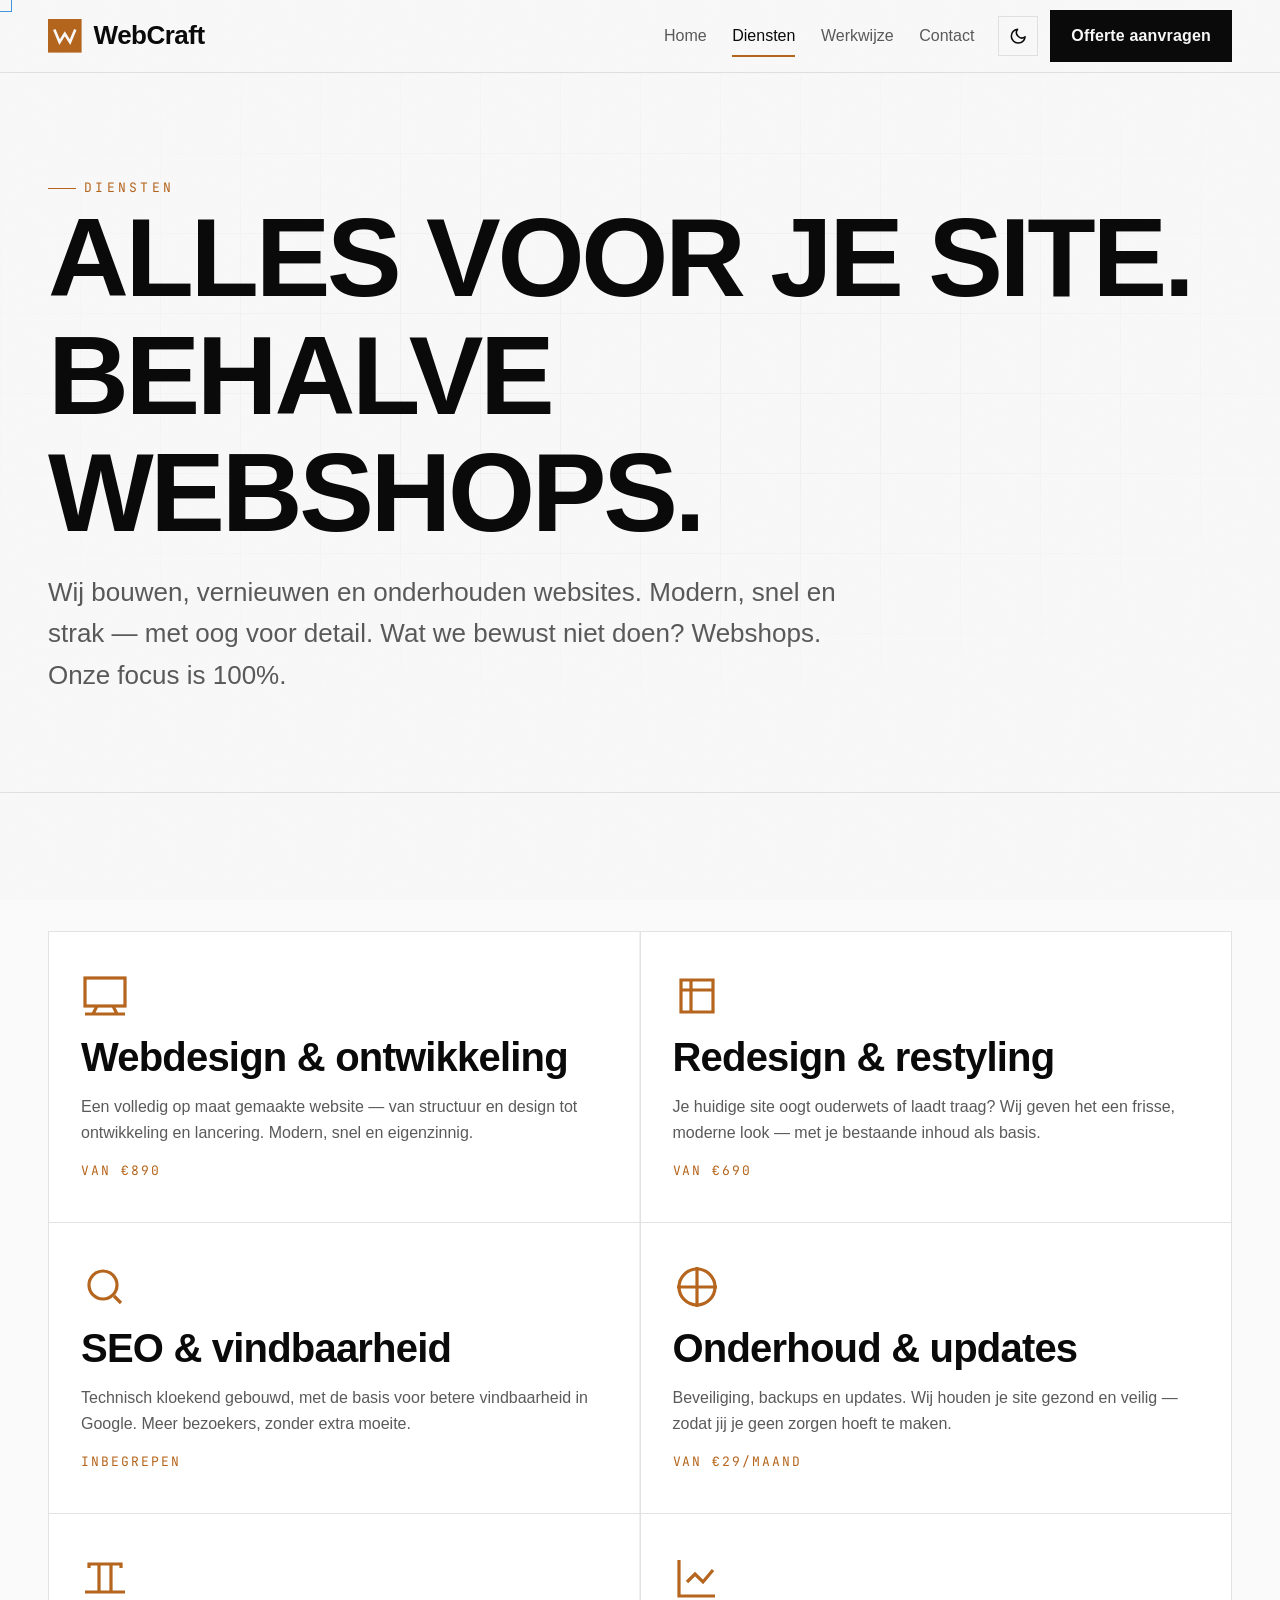
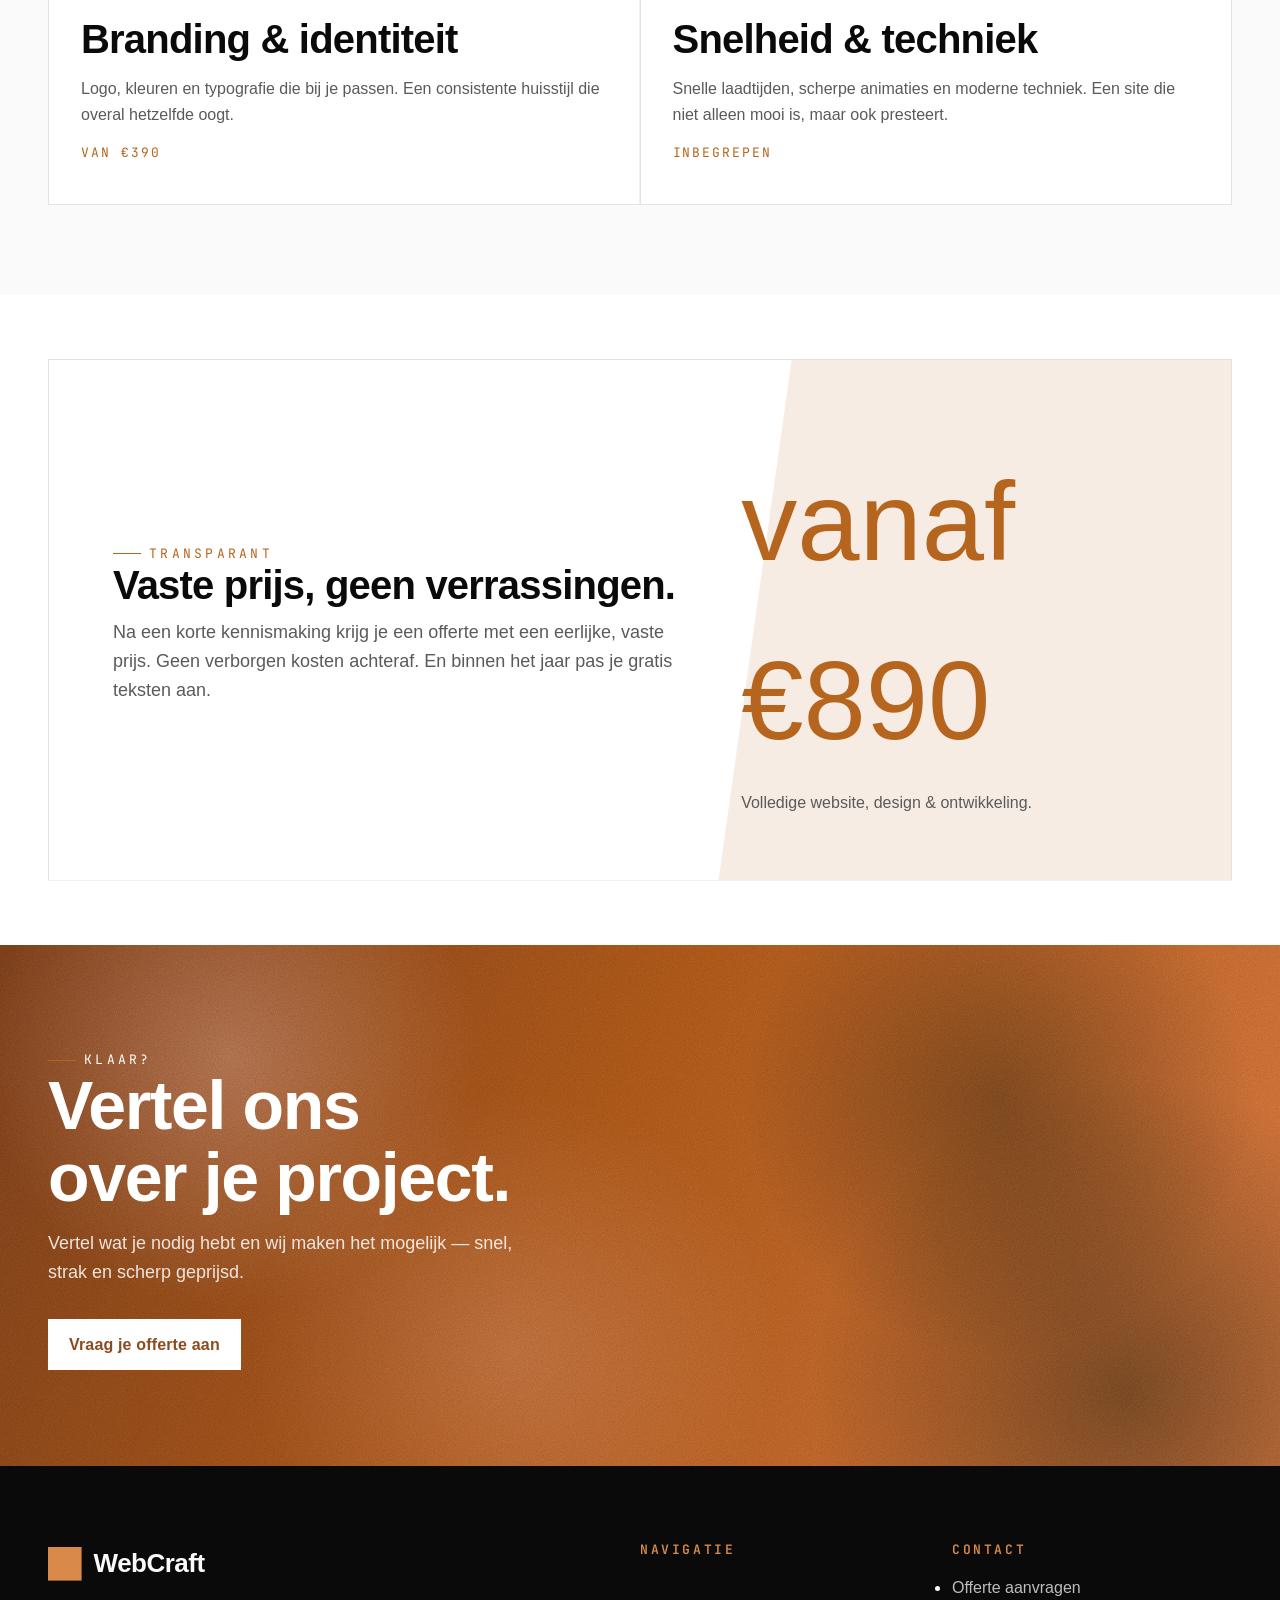
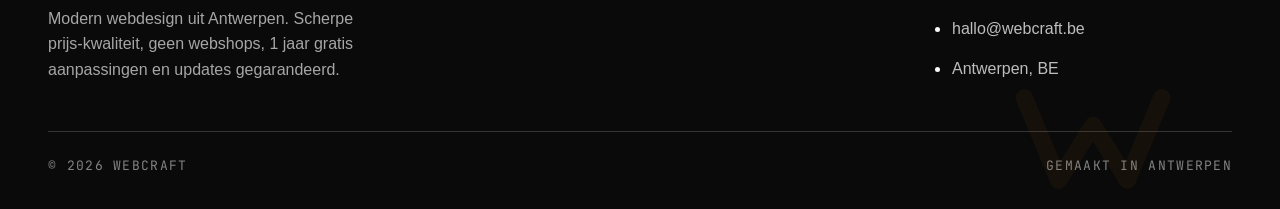
<file: diensten.html>
<!DOCTYPE html>
<html lang="nl" data-theme="light">
<head>
  <meta charset="UTF-8" />
  <meta name="viewport" content="width=device-width, initial-scale=1.0" />
  <title>Diensten — WebCraft</title>
  <meta name="description" content="WebCraft levert webdesign, redesign, SEO, onderhoud en branding. Geen webshops. Scherpe prijs-kwaliteit, 1 jaar gratis aanpassingen." />
  <link rel="icon" href="data:image/svg+xml,%3Csvg xmlns='http://www.w3.org/2000/svg' viewBox='0 0 32 32'%3E%3Crect width='32' height='32' fill='%230a0a0a'/%3E%3Cpath d='M6 10L11 22L16 14L21 22L26 10' fill='none' stroke='%23d98a4a' stroke-width='2.5'/%3E%3C/svg%3E" />
  <link rel="preconnect" href="https://fonts.googleapis.com" />
  <link rel="preconnect" href="https://fonts.gstatic.com" crossorigin />
  <link href="https://fonts.googleapis.com/css2?family=JetBrains+Mono:wght@400;500&display=swap" rel="stylesheet" />
  <link href="https://api.fontshare.com/v2/css?f[]=clash-display@500,600,700&f[]=satoshi@400,500,700&display=swap" rel="stylesheet" />
  <link rel="stylesheet" href="css/style.css" />
</head>
<body>
  <div class="scroll-progress" aria-hidden="true"></div>
  <div class="page-overlay" aria-hidden="true"></div>

  <header class="header" data-hidden="false" data-scrolled="false">
    <div class="container nav">
      <a class="brand" href="index.html" aria-label="WebCraft home">
        <svg class="brand-mark" viewBox="0 0 32 32" fill="none" aria-hidden="true"><rect width="32" height="32" fill="currentColor" /><path d="M6 10L11 22L16 14L21 22L26 10" fill="none" stroke="var(--color-bg)" stroke-width="2.5" /></svg>
        <span>WebCraft</span>
      </a>
      <nav class="nav-links" aria-label="Hoofdnavigatie">
        <a href="index.html">Home</a>
        <a href="diensten.html" aria-current="page">Diensten</a>
        <a href="werkwijze.html">Werkwijze</a>
        <a href="contact.html">Contact</a>
      </nav>
      <div class="nav-actions">
        <button class="theme-toggle" data-theme-toggle aria-label="Donkere modus aan/uit"></button>
        <a href="contact.html" class="btn"><span class="btn-label">Offerte aanvragen</span></a>
        <button class="nav-burger" aria-label="Menu openen"><span></span></button>
      </div>
    </div>
    <nav class="mobile-menu" aria-label="Mobiel menu">
      <a href="index.html">Home</a>
      <a href="diensten.html">Diensten</a>
      <a href="werkwijze.html">Werkwijze</a>
      <a href="contact.html">Contact</a>
      <a href="contact.html" class="btn btn--copper"><span class="btn-label">Offerte aanvragen</span></a>
    </nav>
  </header>

  <main>
    <section class="page-head">
      <div class="hero-grid" aria-hidden="true"></div>
      <div class="container">
        <span class="eyebrow">Diensten</span>
        <h1>Alles voor je site.<br>Behalve webshops.</h1>
        <p class="lead">
          Wij bouwen, vernieuwen en onderhouden websites. Modern, snel en strak — met
          oog voor detail. Wat we bewust niet doen? Webshops. Onze focus is 100%.
        </p>
      </div>
    </section>

    <section class="section">
      <div class="container">
        <div class="service-grid" data-reveal>
          <article class="service-card reveal-l">
            <svg class="service-icon" viewBox="0 0 24 24" fill="none" stroke="currentColor" stroke-width="1.6"><rect x="2" y="3" width="20" height="14"/><path d="M2 21h20M8 17l-2 4M16 17l2 4"/></svg>
            <h3>Webdesign &amp; ontwikkeling</h3>
            <p>Een volledig op maat gemaakte website — van structuur en design tot ontwikkeling en lancering. Modern, snel en eigenzinnig.</p>
            <span class="tag">Van €890</span>
          </article>
          <article class="service-card reveal-l">
            <svg class="service-icon" viewBox="0 0 24 24" fill="none" stroke="currentColor" stroke-width="1.6"><path d="M4 4h16v16H4z"/><path d="M4 9h16M9 4v16"/></svg>
            <h3>Redesign &amp; restyling</h3>
            <p>Je huidige site oogt ouderwets of laadt traag? Wij geven het een frisse, moderne look — met je bestaande inhoud als basis.</p>
            <span class="tag">Van €690</span>
          </article>
          <article class="service-card reveal-l">
            <svg class="service-icon" viewBox="0 0 24 24" fill="none" stroke="currentColor" stroke-width="1.6"><circle cx="11" cy="11" r="7"/><path d="m20 20-3.5-3.5"/></svg>
            <h3>SEO &amp; vindbaarheid</h3>
            <p>Technisch kloekend gebouwd, met de basis voor betere vindbaarheid in Google. Meer bezoekers, zonder extra moeite.</p>
            <span class="tag">Inbegrepen</span>
          </article>
          <article class="service-card reveal-l">
            <svg class="service-icon" viewBox="0 0 24 24" fill="none" stroke="currentColor" stroke-width="1.6"><path d="M12 2v20M2 12h20"/><circle cx="12" cy="12" r="9"/></svg>
            <h3>Onderhoud &amp; updates</h3>
            <p>Beveiliging, backups en updates. Wij houden je site gezond en veilig — zodat jij je geen zorgen hoeft te maken.</p>
            <span class="tag">Van €29/maand</span>
          </article>
          <article class="service-card reveal-l">
            <svg class="service-icon" viewBox="0 0 24 24" fill="none" stroke="currentColor" stroke-width="1.6"><path d="M4 7V5h16v2M9 5v14M15 5v14M2 19h20"/></svg>
            <h3>Branding &amp; identiteit</h3>
            <p>Logo, kleuren en typografie die bij je passen. Een consistente huisstijl die overal hetzelfde oogt.</p>
            <span class="tag">Van €390</span>
          </article>
          <article class="service-card reveal-l">
            <svg class="service-icon" viewBox="0 0 24 24" fill="none" stroke="currentColor" stroke-width="1.6"><path d="M3 3v18h18M7 14l4-4 4 4 5-6"/></svg>
            <h3>Snelheid &amp; techniek</h3>
            <p>Snelle laadtijden, scherpe animaties en moderne techniek. Een site die niet alleen mooi is, maar ook presteert.</p>
            <span class="tag">Inbegrepen</span>
          </article>
        </div>
      </div>
    </section>

    <section class="section" style="background: var(--color-surface); padding-block: clamp(var(--space-12),5vw,var(--space-20));">
      <div class="container">
        <div class="price-band reveal" data-reveal>
          <div>
            <span class="eyebrow">Transparant</span>
            <h2>Vaste prijs, geen verrassingen.</h2>
            <p style="margin-top:var(--space-3); color:var(--color-text-muted);">
              Na een korte kennismaking krijg je een offerte met een eerlijke, vaste prijs.
              Geen verborgen kosten achteraf. En binnen het jaar pas je gratis teksten aan.
            </p>
          </div>
          <div>
            <div class="from">vanaf €890</div>
            <p style="color:var(--color-text-muted); font-size:var(--text-sm);">Volledige website, design &amp; ontwikkeling.</p>
          </div>
        </div>
      </div>
    </section>

    <section class="cta-band">
      <span class="w-mark" aria-hidden="true"><svg viewBox="0 0 32 32" fill="none"><path d="M6 10L11 22L16 14L21 22L26 10" stroke="currentColor" stroke-width="2.5" stroke-linecap="round" stroke-linejoin="round"/></svg></span>
      <div class="copper-tex" aria-hidden="true"></div>
      <div class="container">
        <span class="eyebrow" style="color:#fff;">Klaar?</span>
        <h2>Vertel ons over je project.</h2>
        <p>Vertel wat je nodig hebt en wij maken het mogelijk — snel, strak en scherp geprijsd.</p>
        <a href="contact.html" class="btn"><span class="btn-label">Vraag je offerte aan</span></a>
      </div>
    </section>
  </main>

  <footer class="footer">
    <span class="w-mark" aria-hidden="true"><svg viewBox="0 0 32 32" fill="none"><path d="M6 10L11 22L16 14L21 22L26 10" stroke="currentColor" stroke-width="2.5" stroke-linecap="round" stroke-linejoin="round"/></svg></span>
    <div class="container">
      <div class="footer-grid">
        <div>
          <a class="brand" href="index.html"><svg class="brand-mark" viewBox="0 0 32 32" fill="none" aria-hidden="true"><rect width="32" height="32" fill="currentColor" /><path d="M6 10L11 22L16 14L21 22L26 10" fill="none" stroke="var(--copper-bright)" stroke-width="2.5" /></svg><span>WebCraft</span></a>
          <p class="footer-tag">Modern webdesign uit Antwerpen. Scherpe prijs-kwaliteit, geen webshops, 1 jaar gratis aanpassingen en updates gegarandeerd.</p>
        </div>
        <div class="footer-col">
          <h4>Navigatie</h4>
        </div>
        <div class="footer-col">
          <h4>Contact</h4>
          <ul><li><a href="contact.html">Offerte aanvragen</a></li><li><a href="mailto:hallo@webcraft.be">hallo@webcraft.be</a></li><li><a href="contact.html">Antwerpen, BE</a></li></ul>
        </div>
      </div>
      <div class="footer-bottom"><span>© 2026 WebCraft</span><span>Gemaakt in Antwerpen</span></div>
    </div>
  </footer>
  <script src="js/main.js"></script>
<script data-pplx-inline-edit>
(function () {
  if (window === window.top) return;

  const allowedParentOrigins = ["https://www.perplexity.ai","https://perplexity.ai","https://testing.perplexity.ai","https://staging.perplexity.ai","https://*.preview.i.perplexity.ai","http://perplexity.localhost","http://localhost:1420","http://127.0.0.1:1420","http://localhost:3000","http://127.0.0.1:3000","http://localhost:5173","http://127.0.0.1:5173"];
  const MAX_FONT_BYTES = 500 * 1024;
  const MAX_TOTAL_FONT_BYTES = 2 * 1024 * 1024;
  let scrollForwarding = false;
  let scrollRaf = 0;
  let trustedTopOrigin = null;

  // Allow entries like "https://*.preview.i.perplexity.ai" — the wildcard
  // matches a single DNS label (no dots), so "https://*.foo" cannot stretch
  // across multiple labels.
  function matchesAllowedOrigin(origin) {
    if (!origin) return false;
    for (const entry of allowedParentOrigins) {
      if (!entry.includes("*")) {
        if (entry === origin) return true;
        continue;
      }
      const pattern = new RegExp(
        "^" +
          entry.replace(/[.+?^${}()|[\]\\]/g, "\\$&").replace(/\*/g, "[^.]+") +
          "$",
      );
      if (pattern.test(origin)) return true;
    }
    return false;
  }

  // Trust decision: when the sender is same-origin-visible (event.origin is a
  // real origin like https://www.perplexity.ai) we trust event.origin directly.
  // When event.origin is "null" (opaque broker srcdoc), we fall back to the
  // broker's stamped `parentOrigin` to identify the top window. The fallback
  // is claim-only — we rely on the browser's native `targetOrigin` enforcement
  // on the response path (see postToTrustedTop) to ensure replies can't be
  // delivered to anyone but the actual top window of that claimed origin.
  function getTrustedParentOrigin(event) {
    const forwardedParentOrigin =
      typeof event.data.parentOrigin === "string" ? event.data.parentOrigin : null;
    const parentOrigin = event.origin === "null" ? forwardedParentOrigin : event.origin;
    return matchesAllowedOrigin(parentOrigin) ? parentOrigin : null;
  }

  // All responses go to window.top with targetOrigin = the allowlisted origin.
  // An attacker that iframes us inside their own null-origin broker can claim
  // any parentOrigin they like, but the browser will drop the reply whenever
  // the real top's origin doesn't match — so the screenshot never leaves.
  function postToTrustedTop(message) {
    if (!trustedTopOrigin) return;
    try {
      window.top.postMessage(message, trustedTopOrigin);
    } catch (_error) {}
  }

  function inlineAll(original, clone) {
    if (original.nodeType !== 1 || clone.nodeType !== 1) return;

    try {
      const computedStyle = getComputedStyle(original);
      // cssText on a computed style is the serialized declaration in modern
      // Chromium/Safari — a single read beats enumerating ~400 longhand
      // properties. Firefox returns "" here, so we fall back on empty.
      const serialized = computedStyle.cssText;
      if (serialized) {
        clone.style.cssText = serialized;
      } else {
        const parts = new Array(computedStyle.length);
        for (let index = 0; index < computedStyle.length; index += 1) {
          const property = computedStyle[index];
          parts[index] = `${property}:${computedStyle.getPropertyValue(property)};`;
        }
        clone.style.cssText = parts.join("");
      }
    } catch (_error) {}

    const originalChildren = original.children;
    const clonedChildren = clone.children;
    for (
      let index = 0;
      index < originalChildren.length && index < clonedChildren.length;
      index += 1
    ) {
      inlineAll(originalChildren[index], clonedChildren[index]);
    }
  }

  function extractFontUrl(srcValue) {
    const matches = [
      ...srcValue.matchAll(
        /url\(["']?([^"')]+)["']?\)(?:\s*format\(["']?([^"')]+)["']?\))?/gi,
      ),
    ];
    if (matches.length === 0) return null;
    const woff2 = matches.find((m) => m[2] && m[2].toLowerCase().includes("woff2"));
    if (woff2) return woff2[1];
    const woff = matches.find((m) => m[2] && m[2].toLowerCase().includes("woff"));
    if (woff) return woff[1];
    return matches[0][1];
  }

  // Cache resolved font URL -> data URI across captures. Fonts on a page
  // essentially never change, and a batch run emits multiple captures back to
  // back — without this we'd refetch + re-base64 every time.
  const fontDataUriCache = new Map();
  const SRC_DECLARATION_RE = /src\s*:\s*[^;}]+/i;

  async function fetchAsDataUri(url) {
    if (fontDataUriCache.has(url)) return fontDataUriCache.get(url);
    let dataUri = null;
    try {
      const response = await fetch(url, { mode: "cors", credentials: "omit" });
      if (response.ok) {
        const blob = await response.blob();
        if (blob.size <= MAX_FONT_BYTES) {
          dataUri = await new Promise((resolve) => {
            const reader = new FileReader();
            reader.onloadend = () =>
              resolve(typeof reader.result === "string" ? reader.result : null);
            reader.onerror = () => resolve(null);
            reader.readAsDataURL(blob);
          });
        }
      }
    } catch (_error) {
      dataUri = null;
    }
    fontDataUriCache.set(url, dataUri);
    return dataUri;
  }

  function collectFontFaceRuleTexts() {
    const rules = [];
    for (const sheet of document.styleSheets) {
      let cssRules;
      try {
        cssRules = sheet.cssRules;
      } catch (_error) {
        continue;
      }
      if (!cssRules) continue;
      for (const rule of cssRules) {
        const cssText = rule.cssText || "";
        if (cssText.startsWith("@font-face")) rules.push(cssText);
      }
    }
    return rules;
  }

  async function buildInlinedFontCss() {
    const ruleTexts = collectFontFaceRuleTexts();
    if (ruleTexts.length === 0) return null;

    const resolved = ruleTexts.map((cssText) => {
      if (!SRC_DECLARATION_RE.test(cssText)) return null;
      const srcMatch = cssText.match(/src\s*:\s*([^;}]+)[;}]/i);
      if (!srcMatch) return null;
      const url = extractFontUrl(srcMatch[1]);
      if (!url) return null;
      try {
        return { cssText, url: new URL(url, document.baseURI).href };
      } catch (_error) {
        return null;
      }
    });

    const dataUris = await Promise.all(
      resolved.map((entry) => (entry ? fetchAsDataUri(entry.url) : Promise.resolve(null))),
    );

    const inlined = [];
    let totalBytes = 0;
    for (let index = 0; index < resolved.length; index += 1) {
      const entry = resolved[index];
      const dataUri = dataUris[index];
      if (!entry || !dataUri) continue;
      const approxBytes = dataUri.length * 0.75;
      if (totalBytes + approxBytes > MAX_TOTAL_FONT_BYTES) break;
      totalBytes += approxBytes;
      inlined.push(entry.cssText.replace(SRC_DECLARATION_RE, `src: url("${dataUri}")`));
    }
    return inlined.length > 0 ? inlined.join("\n") : null;
  }

  function stripExternal(clone) {
    const images = clone.querySelectorAll("img");
    for (let index = 0; index < images.length; index += 1) {
      const src = images[index].getAttribute("src");
      if (src && !src.startsWith("data:")) images[index].removeAttribute("src");
    }

    const elements = clone.querySelectorAll("*");
    for (let index = 0; index < elements.length; index += 1) {
      const style = elements[index].style.cssText;
      if (style && style.includes("url(")) {
        elements[index].style.cssText = style.replace(
          /url\(["']?(?!data:)[^)"']*["']?\)/gi,
          "none",
        );
      }
    }
  }

  function emitScroll() {
    scrollRaf = 0;
    if (!scrollForwarding) return;
    postToTrustedTop({
      type: "INLINE_EDIT_SCROLL",
      scrollX: window.scrollX,
      scrollY: window.scrollY,
    });
  }

  window.addEventListener(
    "scroll",
    function () {
      if (!scrollForwarding || scrollRaf) return;
      scrollRaf = requestAnimationFrame(emitScroll);
    },
    { passive: true, capture: true },
  );

  async function handleCaptureRequest(event) {
    const requestId = event.data.requestId;
    const scrollX = window.scrollX;
    const scrollY = window.scrollY;
    const width = window.innerWidth;
    const height = window.innerHeight;

    function postResult(dataUrl) {
      postToTrustedTop({
        type: "INLINE_EDIT_SCREENSHOT_RESULT",
        requestId,
        dataUrl,
        scrollX,
        scrollY,
      });
    }

    try {
      // Wait for any pending web fonts to resolve so both inline metrics and
      // the @font-face inlining below see the same loaded faces.
      if (document.fonts && document.fonts.ready) {
        try {
          await document.fonts.ready;
        } catch (_error) {}
      }

      const clone = document.documentElement.cloneNode(true);
      inlineAll(document.documentElement, clone);

      const removedNodes = clone.querySelectorAll("script,link[rel=\"stylesheet\"],style");
      for (let index = 0; index < removedNodes.length; index += 1) {
        removedNodes[index].remove();
      }

      stripExternal(clone);

      // Re-embed web fonts as data-URI @font-face rules so the SVG rasterizer
      // can resolve them — external font URLs aren't fetched during
      // foreignObject rendering, which would otherwise force a fallback face
      // and change text metrics.
      const inlinedFontCss = await buildInlinedFontCss();
      if (inlinedFontCss) {
        const styleEl = document.createElement("style");
        styleEl.textContent = inlinedFontCss;
        const head = clone.querySelector("head");
        if (head) head.appendChild(styleEl);
        else clone.insertBefore(styleEl, clone.firstChild);
      }

      const html = new XMLSerializer().serializeToString(clone);
      const svg =
        `<svg xmlns="http://www.w3.org/2000/svg" width="${width}" height="${height}">` +
        '<foreignObject width="100%" height="100%">' +
        `<div xmlns="http://www.w3.org/1999/xhtml" style="width:${width}px;height:${height}px;overflow:hidden">` +
        `<div style="position:relative;left:-${scrollX}px;top:-${scrollY}px">` +
        html +
        "</div></div></foreignObject></svg>";
      const svgUrl = `data:image/svg+xml;charset=utf-8,${encodeURIComponent(svg)}`;
      const image = new Image();
      image.onload = function () {
        const canvas = document.createElement("canvas");
        canvas.width = width;
        canvas.height = height;
        canvas.getContext("2d").drawImage(image, 0, 0);
        postResult(canvas.toDataURL("image/png"));
      };
      image.onerror = function () {
        postResult(null);
      };
      image.src = svgUrl;
    } catch (_error) {
      postResult(null);
    }
  }

  window.addEventListener("message", function (event) {
    if (!event.data) return;
    // Only accept messages from the direct parent frame. Blocks sibling /
    // unrelated-window postMessage senders that could otherwise reach us.
    if (event.source !== window.parent) return;

    const trustedParentOrigin = getTrustedParentOrigin(event);
    if (!trustedParentOrigin) return;
    trustedTopOrigin = trustedParentOrigin;

    if (event.data.type === "INLINE_EDIT_SCROLL_START") {
      scrollForwarding = true;
      emitScroll();
      return;
    }

    if (event.data.type === "INLINE_EDIT_SCROLL_STOP") {
      scrollForwarding = false;
      if (scrollRaf) cancelAnimationFrame(scrollRaf);
      scrollRaf = 0;
      return;
    }

    if (event.data.type !== "INLINE_EDIT_CAPTURE_REQUEST") return;

    handleCaptureRequest(event);
  });
})();


</script></body>
</html>
</file>
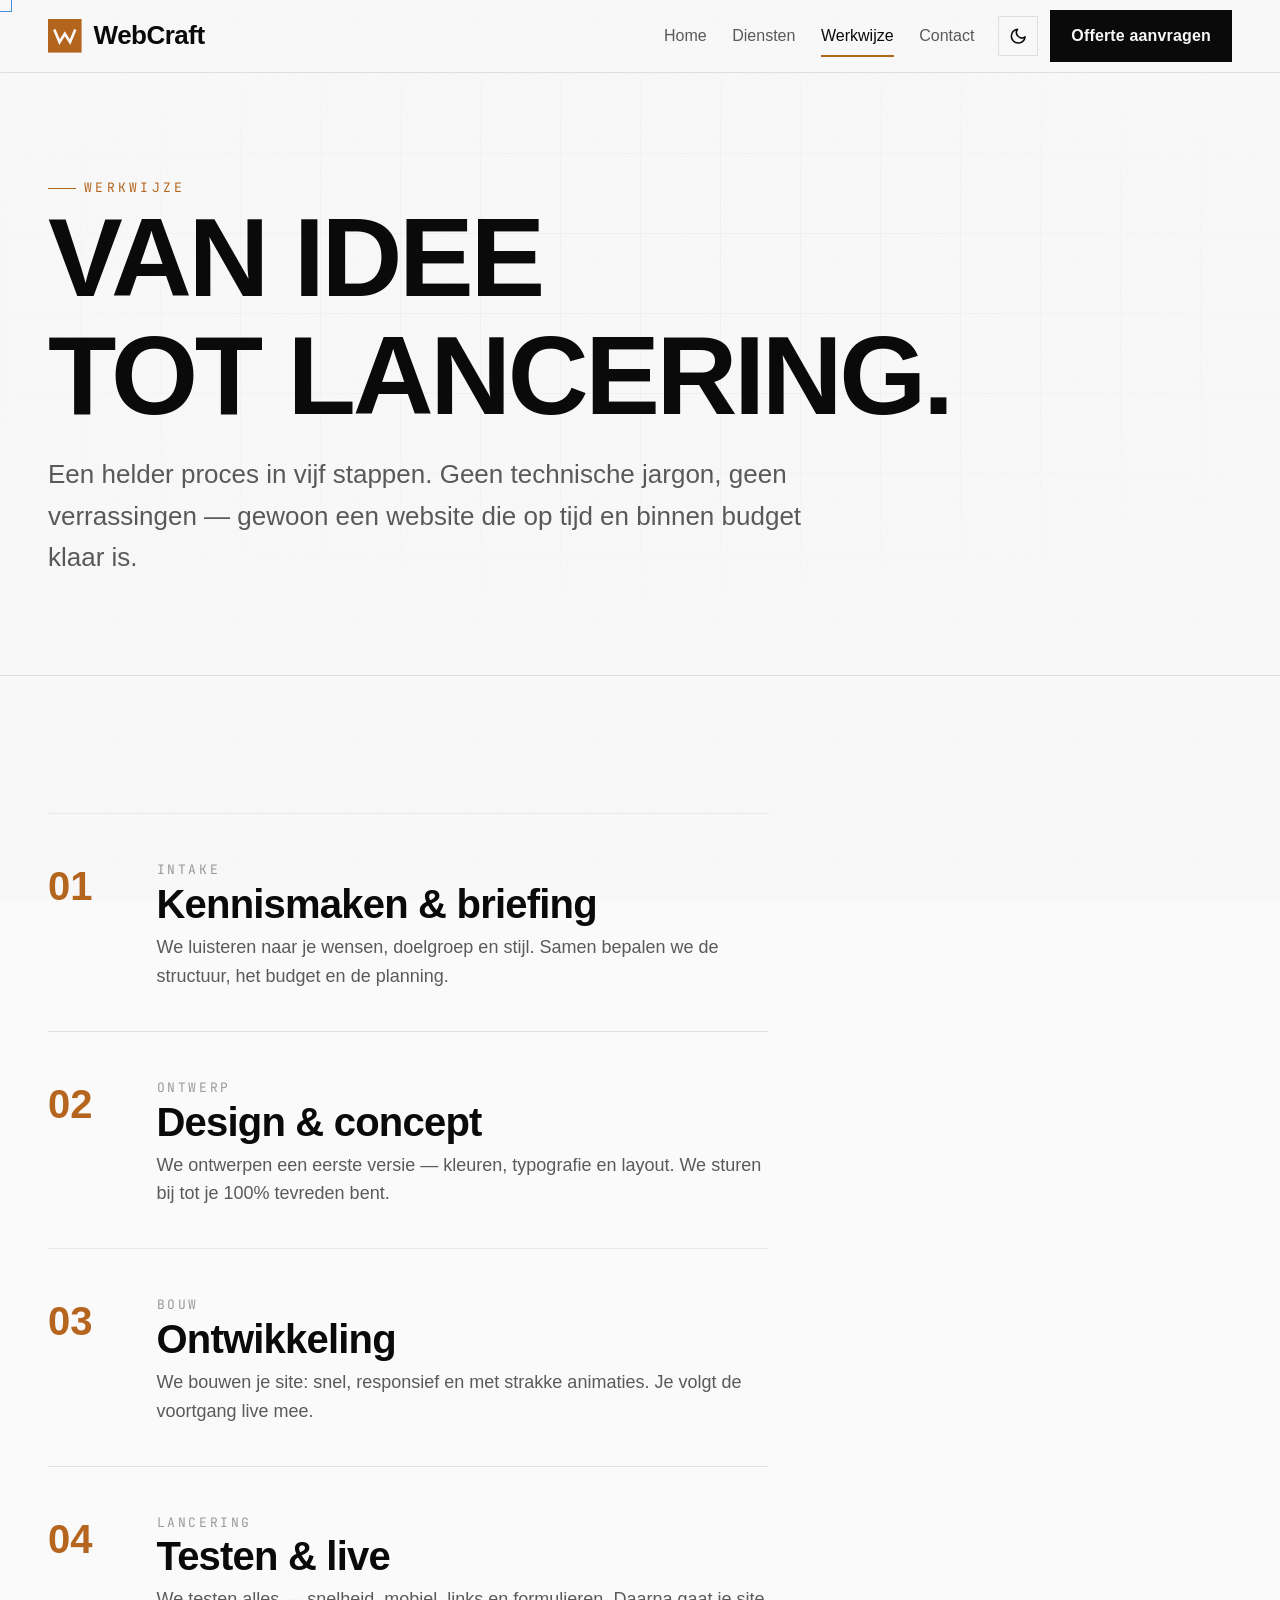
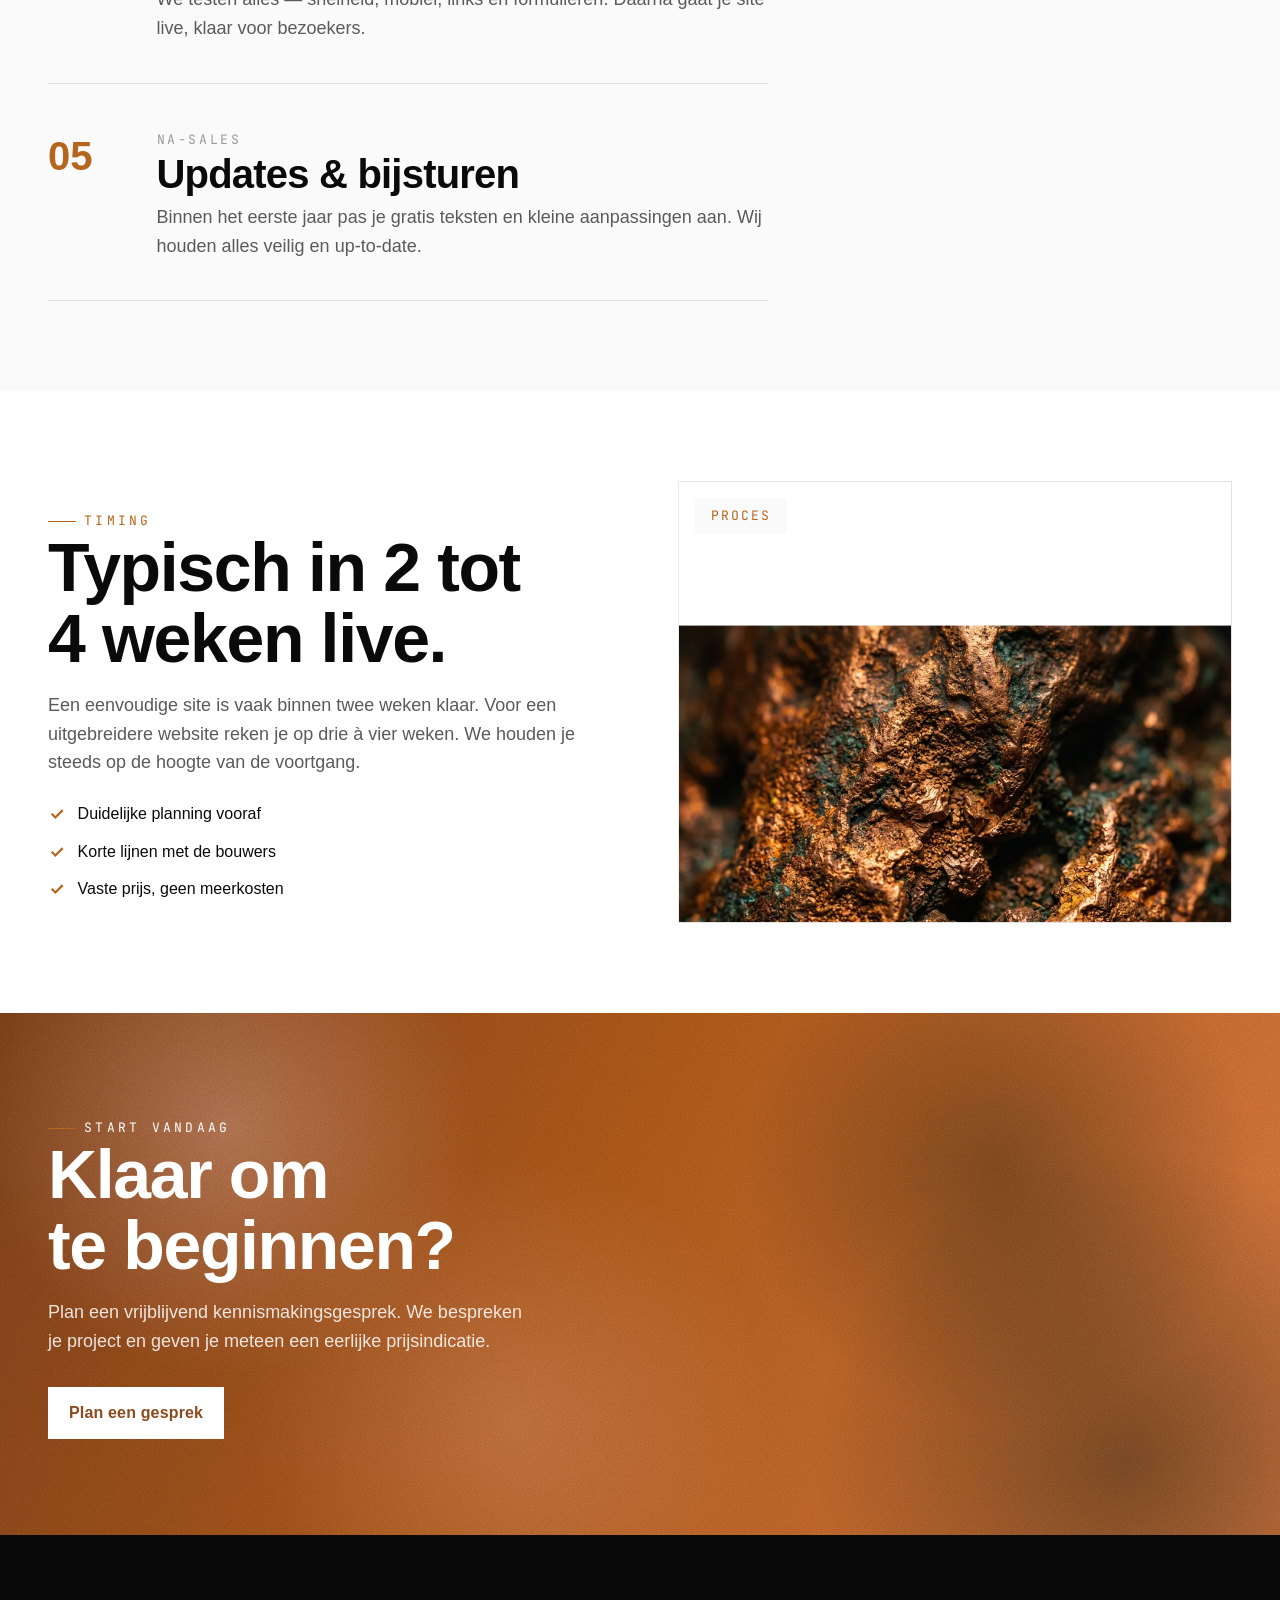
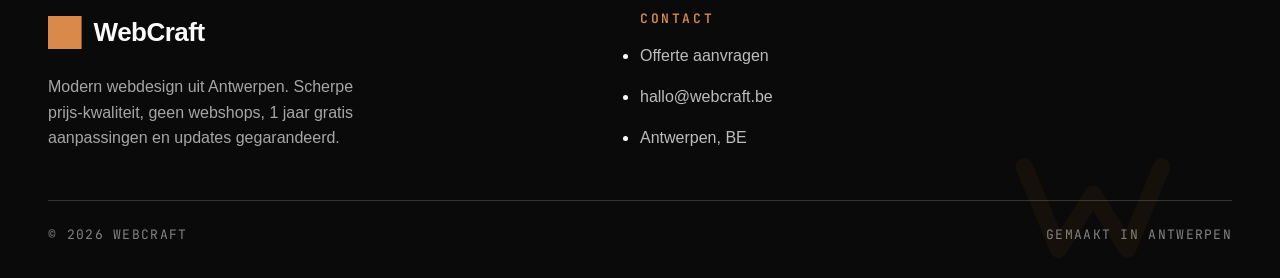
<file: werkwijze.html>
<!DOCTYPE html>
<html lang="nl" data-theme="light">
<head>
  <meta charset="UTF-8" />
  <meta name="viewport" content="width=device-width, initial-scale=1.0" />
  <title>Werkwijze — WebCraft</title>
  <meta name="description" content="Hoe WebCraft werkt: intake, ontwerp, bouwen, lancering en onderhoud. 1 jaar gratis aanpassingen en updates gegarandeerd." />
  <link rel="icon" href="data:image/svg+xml,%3Csvg xmlns='http://www.w3.org/2000/svg' viewBox='0 0 32 32'%3E%3Crect width='32' height='32' fill='%230a0a0a'/%3E%3Cpath d='M6 10L11 22L16 14L21 22L26 10' fill='none' stroke='%23d98a4a' stroke-width='2.5'/%3E%3C/svg%3E" />
  <link rel="preconnect" href="https://fonts.googleapis.com" />
  <link rel="preconnect" href="https://fonts.gstatic.com" crossorigin />
  <link href="https://fonts.googleapis.com/css2?family=JetBrains+Mono:wght@400;500&display=swap" rel="stylesheet" />
  <link href="https://api.fontshare.com/v2/css?f[]=clash-display@500,600,700&f[]=satoshi@400,500,700&display=swap" rel="stylesheet" />
  <link rel="stylesheet" href="css/style.css" />
</head>
<body>
  <div class="scroll-progress" aria-hidden="true"></div>
  <div class="page-overlay" aria-hidden="true"></div>

  <header class="header" data-hidden="false" data-scrolled="false">
    <div class="container nav">
      <a class="brand" href="index.html" aria-label="WebCraft home"><svg class="brand-mark" viewBox="0 0 32 32" fill="none" aria-hidden="true"><rect width="32" height="32" fill="currentColor" /><path d="M6 10L11 22L16 14L21 22L26 10" fill="none" stroke="var(--color-bg)" stroke-width="2.5" /></svg><span>WebCraft</span></a>
      <nav class="nav-links" aria-label="Hoofdnavigatie">
        <a href="index.html">Home</a>
        <a href="diensten.html">Diensten</a>
        <a href="werkwijze.html" aria-current="page">Werkwijze</a>
        <a href="contact.html">Contact</a>
      </nav>
      <div class="nav-actions">
        <button class="theme-toggle" data-theme-toggle aria-label="Donkere modus aan/uit"></button>
        <a href="contact.html" class="btn"><span class="btn-label">Offerte aanvragen</span></a>
        <button class="nav-burger" aria-label="Menu openen"><span></span></button>
      </div>
    </div>
    <nav class="mobile-menu" aria-label="Mobiel menu">
      <a href="index.html">Home</a>
      <a href="diensten.html">Diensten</a>
      <a href="werkwijze.html">Werkwijze</a>
      <a href="contact.html">Contact</a>
      <a href="contact.html" class="btn btn--copper"><span class="btn-label">Offerte aanvragen</span></a>
    </nav>
  </header>

  <main>
    <section class="page-head">
      <div class="hero-grid" aria-hidden="true"></div>
      <div class="container">
        <span class="eyebrow">Werkwijze</span>
        <h1>Van idee<br>tot lancering.</h1>
        <p class="lead">
          Een helder proces in vijf stappen. Geen technische jargon, geen verrassingen —
          gewoon een website die op tijd en binnen budget klaar is.
        </p>
      </div>
    </section>

    <section class="section">
      <div class="container">
        <ol class="process-list" role="list">
          <li class="process-item reveal" data-reveal>
            <span class="process-step">01</span>
            <div>
              <span class="phase">Intake</span>
              <h3>Kennismaken &amp; briefing</h3>
              <p>We luisteren naar je wensen, doelgroep en stijl. Samen bepalen we de structuur, het budget en de planning.</p>
            </div>
          </li>
          <li class="process-item reveal" data-reveal>
            <span class="process-step">02</span>
            <div>
              <span class="phase">Ontwerp</span>
              <h3>Design &amp; concept</h3>
              <p>We ontwerpen een eerste versie — kleuren, typografie en layout. We sturen bij tot je 100% tevreden bent.</p>
            </div>
          </li>
          <li class="process-item reveal" data-reveal>
            <span class="process-step">03</span>
            <div>
              <span class="phase">Bouw</span>
              <h3>Ontwikkeling</h3>
              <p>We bouwen je site: snel, responsief en met strakke animaties. Je volgt de voortgang live mee.</p>
            </div>
          </li>
          <li class="process-item reveal" data-reveal>
            <span class="process-step">04</span>
            <div>
              <span class="phase">Lancering</span>
              <h3>Testen &amp; live</h3>
              <p>We testen alles — snelheid, mobiel, links en formulieren. Daarna gaat je site live, klaar voor bezoekers.</p>
            </div>
          </li>
          <li class="process-item reveal" data-reveal>
            <span class="process-step">05</span>
            <div>
              <span class="phase">Na-sales</span>
              <h3>Updates &amp; bijsturen</h3>
              <p>Binnen het eerste jaar pas je gratis teksten en kleine aanpassingen aan. Wij houden alles veilig en up-to-date.</p>
            </div>
          </li>
        </ol>
      </div>
    </section>

    <section class="section" style="background: var(--color-surface);">
      <div class="container">
        <div class="split">
          <div class="reveal">
            <span class="eyebrow">Timing</span>
            <h2>Typisch in 2 tot 4 weken live.</h2>
            <p>
              Een eenvoudige site is vaak binnen twee weken klaar. Voor een uitgebreidere
              website reken je op drie à vier weken. We houden je steeds op de hoogte van
              de voortgang.
            </p>
            <ul class="check-list" role="list">
              <li><svg viewBox="0 0 24 24" fill="none" stroke="currentColor" stroke-width="3"><path d="M5 12l5 5L20 7"/></svg> Duidelijke planning vooraf</li>
              <li><svg viewBox="0 0 24 24" fill="none" stroke="currentColor" stroke-width="3"><path d="M5 12l5 5L20 7"/></svg> Korte lijnen met de bouwers</li>
              <li><svg viewBox="0 0 24 24" fill="none" stroke="currentColor" stroke-width="3"><path d="M5 12l5 5L20 7"/></svg> Vaste prijs, geen meerkosten</li>
            </ul>
          </div>
          <div class="split-media reveal-l">
            <span class="badge">Proces</span>
            <img src="assets/copper-texture.webp" alt="Koperen textuur" data-parallax="0.08" />
          </div>
        </div>
      </div>
    </section>

    <section class="cta-band">
      <span class="w-mark" aria-hidden="true"><svg viewBox="0 0 32 32" fill="none"><path d="M6 10L11 22L16 14L21 22L26 10" stroke="currentColor" stroke-width="2.5" stroke-linecap="round" stroke-linejoin="round"/></svg></span>
      <div class="copper-tex" aria-hidden="true"></div>
      <div class="container">
        <span class="eyebrow" style="color:#fff;">Start vandaag</span>
        <h2>Klaar om te beginnen?</h2>
        <p>Plan een vrijblijvend kennismakingsgesprek. We bespreken je project en geven je meteen een eerlijke prijsindicatie.</p>
        <a href="contact.html" class="btn"><span class="btn-label">Plan een gesprek</span></a>
      </div>
    </section>
  </main>

  <footer class="footer">
    <span class="w-mark" aria-hidden="true"><svg viewBox="0 0 32 32" fill="none"><path d="M6 10L11 22L16 14L21 22L26 10" stroke="currentColor" stroke-width="2.5" stroke-linecap="round" stroke-linejoin="round"/></svg></span>
    <div class="container">
      <div class="footer-grid">
        <div>
          <a class="brand" href="index.html"><svg class="brand-mark" viewBox="0 0 32 32" fill="none" aria-hidden="true"><rect width="32" height="32" fill="currentColor" /><path d="M6 10L11 22L16 14L21 22L26 10" fill="none" stroke="var(--copper-bright)" stroke-width="2.5" /></svg><span>WebCraft</span></a>
          <p class="footer-tag">Modern webdesign uit Antwerpen. Scherpe prijs-kwaliteit, geen webshops, 1 jaar gratis aanpassingen en updates gegarandeerd.</p>
        </div>
        <div class="footer-col"><h4>Contact</h4><ul><li><a href="contact.html">Offerte aanvragen</a></li><li><a href="mailto:hallo@webcraft.be">hallo@webcraft.be</a></li><li><a href="contact.html">Antwerpen, BE</a></li></ul></div>
      </div>
      <div class="footer-bottom"><span>© 2026 WebCraft</span><span>Gemaakt in Antwerpen</span></div>
    </div>
  </footer>
  <script src="js/main.js"></script>
<script data-pplx-inline-edit>
(function () {
  if (window === window.top) return;

  const allowedParentOrigins = ["https://www.perplexity.ai","https://perplexity.ai","https://testing.perplexity.ai","https://staging.perplexity.ai","https://*.preview.i.perplexity.ai","http://perplexity.localhost","http://localhost:1420","http://127.0.0.1:1420","http://localhost:3000","http://127.0.0.1:3000","http://localhost:5173","http://127.0.0.1:5173"];
  const MAX_FONT_BYTES = 500 * 1024;
  const MAX_TOTAL_FONT_BYTES = 2 * 1024 * 1024;
  let scrollForwarding = false;
  let scrollRaf = 0;
  let trustedTopOrigin = null;

  // Allow entries like "https://*.preview.i.perplexity.ai" — the wildcard
  // matches a single DNS label (no dots), so "https://*.foo" cannot stretch
  // across multiple labels.
  function matchesAllowedOrigin(origin) {
    if (!origin) return false;
    for (const entry of allowedParentOrigins) {
      if (!entry.includes("*")) {
        if (entry === origin) return true;
        continue;
      }
      const pattern = new RegExp(
        "^" +
          entry.replace(/[.+?^${}()|[\]\\]/g, "\\$&").replace(/\*/g, "[^.]+") +
          "$",
      );
      if (pattern.test(origin)) return true;
    }
    return false;
  }

  // Trust decision: when the sender is same-origin-visible (event.origin is a
  // real origin like https://www.perplexity.ai) we trust event.origin directly.
  // When event.origin is "null" (opaque broker srcdoc), we fall back to the
  // broker's stamped `parentOrigin` to identify the top window. The fallback
  // is claim-only — we rely on the browser's native `targetOrigin` enforcement
  // on the response path (see postToTrustedTop) to ensure replies can't be
  // delivered to anyone but the actual top window of that claimed origin.
  function getTrustedParentOrigin(event) {
    const forwardedParentOrigin =
      typeof event.data.parentOrigin === "string" ? event.data.parentOrigin : null;
    const parentOrigin = event.origin === "null" ? forwardedParentOrigin : event.origin;
    return matchesAllowedOrigin(parentOrigin) ? parentOrigin : null;
  }

  // All responses go to window.top with targetOrigin = the allowlisted origin.
  // An attacker that iframes us inside their own null-origin broker can claim
  // any parentOrigin they like, but the browser will drop the reply whenever
  // the real top's origin doesn't match — so the screenshot never leaves.
  function postToTrustedTop(message) {
    if (!trustedTopOrigin) return;
    try {
      window.top.postMessage(message, trustedTopOrigin);
    } catch (_error) {}
  }

  function inlineAll(original, clone) {
    if (original.nodeType !== 1 || clone.nodeType !== 1) return;

    try {
      const computedStyle = getComputedStyle(original);
      // cssText on a computed style is the serialized declaration in modern
      // Chromium/Safari — a single read beats enumerating ~400 longhand
      // properties. Firefox returns "" here, so we fall back on empty.
      const serialized = computedStyle.cssText;
      if (serialized) {
        clone.style.cssText = serialized;
      } else {
        const parts = new Array(computedStyle.length);
        for (let index = 0; index < computedStyle.length; index += 1) {
          const property = computedStyle[index];
          parts[index] = `${property}:${computedStyle.getPropertyValue(property)};`;
        }
        clone.style.cssText = parts.join("");
      }
    } catch (_error) {}

    const originalChildren = original.children;
    const clonedChildren = clone.children;
    for (
      let index = 0;
      index < originalChildren.length && index < clonedChildren.length;
      index += 1
    ) {
      inlineAll(originalChildren[index], clonedChildren[index]);
    }
  }

  function extractFontUrl(srcValue) {
    const matches = [
      ...srcValue.matchAll(
        /url\(["']?([^"')]+)["']?\)(?:\s*format\(["']?([^"')]+)["']?\))?/gi,
      ),
    ];
    if (matches.length === 0) return null;
    const woff2 = matches.find((m) => m[2] && m[2].toLowerCase().includes("woff2"));
    if (woff2) return woff2[1];
    const woff = matches.find((m) => m[2] && m[2].toLowerCase().includes("woff"));
    if (woff) return woff[1];
    return matches[0][1];
  }

  // Cache resolved font URL -> data URI across captures. Fonts on a page
  // essentially never change, and a batch run emits multiple captures back to
  // back — without this we'd refetch + re-base64 every time.
  const fontDataUriCache = new Map();
  const SRC_DECLARATION_RE = /src\s*:\s*[^;}]+/i;

  async function fetchAsDataUri(url) {
    if (fontDataUriCache.has(url)) return fontDataUriCache.get(url);
    let dataUri = null;
    try {
      const response = await fetch(url, { mode: "cors", credentials: "omit" });
      if (response.ok) {
        const blob = await response.blob();
        if (blob.size <= MAX_FONT_BYTES) {
          dataUri = await new Promise((resolve) => {
            const reader = new FileReader();
            reader.onloadend = () =>
              resolve(typeof reader.result === "string" ? reader.result : null);
            reader.onerror = () => resolve(null);
            reader.readAsDataURL(blob);
          });
        }
      }
    } catch (_error) {
      dataUri = null;
    }
    fontDataUriCache.set(url, dataUri);
    return dataUri;
  }

  function collectFontFaceRuleTexts() {
    const rules = [];
    for (const sheet of document.styleSheets) {
      let cssRules;
      try {
        cssRules = sheet.cssRules;
      } catch (_error) {
        continue;
      }
      if (!cssRules) continue;
      for (const rule of cssRules) {
        const cssText = rule.cssText || "";
        if (cssText.startsWith("@font-face")) rules.push(cssText);
      }
    }
    return rules;
  }

  async function buildInlinedFontCss() {
    const ruleTexts = collectFontFaceRuleTexts();
    if (ruleTexts.length === 0) return null;

    const resolved = ruleTexts.map((cssText) => {
      if (!SRC_DECLARATION_RE.test(cssText)) return null;
      const srcMatch = cssText.match(/src\s*:\s*([^;}]+)[;}]/i);
      if (!srcMatch) return null;
      const url = extractFontUrl(srcMatch[1]);
      if (!url) return null;
      try {
        return { cssText, url: new URL(url, document.baseURI).href };
      } catch (_error) {
        return null;
      }
    });

    const dataUris = await Promise.all(
      resolved.map((entry) => (entry ? fetchAsDataUri(entry.url) : Promise.resolve(null))),
    );

    const inlined = [];
    let totalBytes = 0;
    for (let index = 0; index < resolved.length; index += 1) {
      const entry = resolved[index];
      const dataUri = dataUris[index];
      if (!entry || !dataUri) continue;
      const approxBytes = dataUri.length * 0.75;
      if (totalBytes + approxBytes > MAX_TOTAL_FONT_BYTES) break;
      totalBytes += approxBytes;
      inlined.push(entry.cssText.replace(SRC_DECLARATION_RE, `src: url("${dataUri}")`));
    }
    return inlined.length > 0 ? inlined.join("\n") : null;
  }

  function stripExternal(clone) {
    const images = clone.querySelectorAll("img");
    for (let index = 0; index < images.length; index += 1) {
      const src = images[index].getAttribute("src");
      if (src && !src.startsWith("data:")) images[index].removeAttribute("src");
    }

    const elements = clone.querySelectorAll("*");
    for (let index = 0; index < elements.length; index += 1) {
      const style = elements[index].style.cssText;
      if (style && style.includes("url(")) {
        elements[index].style.cssText = style.replace(
          /url\(["']?(?!data:)[^)"']*["']?\)/gi,
          "none",
        );
      }
    }
  }

  function emitScroll() {
    scrollRaf = 0;
    if (!scrollForwarding) return;
    postToTrustedTop({
      type: "INLINE_EDIT_SCROLL",
      scrollX: window.scrollX,
      scrollY: window.scrollY,
    });
  }

  window.addEventListener(
    "scroll",
    function () {
      if (!scrollForwarding || scrollRaf) return;
      scrollRaf = requestAnimationFrame(emitScroll);
    },
    { passive: true, capture: true },
  );

  async function handleCaptureRequest(event) {
    const requestId = event.data.requestId;
    const scrollX = window.scrollX;
    const scrollY = window.scrollY;
    const width = window.innerWidth;
    const height = window.innerHeight;

    function postResult(dataUrl) {
      postToTrustedTop({
        type: "INLINE_EDIT_SCREENSHOT_RESULT",
        requestId,
        dataUrl,
        scrollX,
        scrollY,
      });
    }

    try {
      // Wait for any pending web fonts to resolve so both inline metrics and
      // the @font-face inlining below see the same loaded faces.
      if (document.fonts && document.fonts.ready) {
        try {
          await document.fonts.ready;
        } catch (_error) {}
      }

      const clone = document.documentElement.cloneNode(true);
      inlineAll(document.documentElement, clone);

      const removedNodes = clone.querySelectorAll("script,link[rel=\"stylesheet\"],style");
      for (let index = 0; index < removedNodes.length; index += 1) {
        removedNodes[index].remove();
      }

      stripExternal(clone);

      // Re-embed web fonts as data-URI @font-face rules so the SVG rasterizer
      // can resolve them — external font URLs aren't fetched during
      // foreignObject rendering, which would otherwise force a fallback face
      // and change text metrics.
      const inlinedFontCss = await buildInlinedFontCss();
      if (inlinedFontCss) {
        const styleEl = document.createElement("style");
        styleEl.textContent = inlinedFontCss;
        const head = clone.querySelector("head");
        if (head) head.appendChild(styleEl);
        else clone.insertBefore(styleEl, clone.firstChild);
      }

      const html = new XMLSerializer().serializeToString(clone);
      const svg =
        `<svg xmlns="http://www.w3.org/2000/svg" width="${width}" height="${height}">` +
        '<foreignObject width="100%" height="100%">' +
        `<div xmlns="http://www.w3.org/1999/xhtml" style="width:${width}px;height:${height}px;overflow:hidden">` +
        `<div style="position:relative;left:-${scrollX}px;top:-${scrollY}px">` +
        html +
        "</div></div></foreignObject></svg>";
      const svgUrl = `data:image/svg+xml;charset=utf-8,${encodeURIComponent(svg)}`;
      const image = new Image();
      image.onload = function () {
        const canvas = document.createElement("canvas");
        canvas.width = width;
        canvas.height = height;
        canvas.getContext("2d").drawImage(image, 0, 0);
        postResult(canvas.toDataURL("image/png"));
      };
      image.onerror = function () {
        postResult(null);
      };
      image.src = svgUrl;
    } catch (_error) {
      postResult(null);
    }
  }

  window.addEventListener("message", function (event) {
    if (!event.data) return;
    // Only accept messages from the direct parent frame. Blocks sibling /
    // unrelated-window postMessage senders that could otherwise reach us.
    if (event.source !== window.parent) return;

    const trustedParentOrigin = getTrustedParentOrigin(event);
    if (!trustedParentOrigin) return;
    trustedTopOrigin = trustedParentOrigin;

    if (event.data.type === "INLINE_EDIT_SCROLL_START") {
      scrollForwarding = true;
      emitScroll();
      return;
    }

    if (event.data.type === "INLINE_EDIT_SCROLL_STOP") {
      scrollForwarding = false;
      if (scrollRaf) cancelAnimationFrame(scrollRaf);
      scrollRaf = 0;
      return;
    }

    if (event.data.type !== "INLINE_EDIT_CAPTURE_REQUEST") return;

    handleCaptureRequest(event);
  });
})();


</script></body>
</html>
</file>
<file: css/style.css>
/* ============================================================
   WebCraft — Design System
   Black & white · sharp right angles · rough copper accent
   ============================================================ */

:root,
[data-theme='light'] {
  /* Surfaces — clean white / near-black system */
  --color-bg: #fafafa;
  --color-surface: #ffffff;
  --color-surface-2: #f4f4f4;
  --color-surface-offset: #ededed;
  --color-border: #e2e2e2;
  --color-divider: #e8e8e8;

  /* Text */
  --color-text: #0a0a0a;
  --color-text-muted: #5a5a5a;
  --color-text-faint: #9a9a9a;
  --color-text-inverse: #fafafa;

  /* Copper accent (rough) */
  --copper: #b5651d;
  --copper-bright: #d98a4a;
  --copper-deep: #8c4a1f;
  --copper-soft: rgba(181, 101, 29, 0.12);

  /* Logo / ink */
  --ink: #0a0a0a;

  --radius: 0; /* sharp right angles everywhere */
  --radius-sm: 0;
  --radius-md: 0;
  --radius-lg: 0;
  --radius-full: 0;

  --shadow-sm: 0 1px 2px rgba(10, 10, 10, 0.06);
  --shadow-md: 0 6px 24px rgba(10, 10, 10, 0.10);
  --shadow-lg: 0 18px 48px rgba(10, 10, 10, 0.16);
  --shadow-copper: 0 12px 40px rgba(181, 101, 29, 0.30);

  --transition: 180ms cubic-bezier(0.16, 1, 0.3, 1);
  --ease-out: cubic-bezier(0.16, 1, 0.3, 1);
  --ease-in: cubic-bezier(0.4, 0, 1, 1);
  --ease-in-out: cubic-bezier(0.4, 0, 0.2, 1);
}

[data-theme='dark'] {
  --color-bg: #0a0a0a;
  --color-surface: #131313;
  --color-surface-2: #1a1a1a;
  --color-surface-offset: #161616;
  --color-border: #262626;
  --color-divider: #1f1f1f;

  --color-text: #f2f2f2;
  --color-text-muted: #9a9a9a;
  --color-text-faint: #5e5e5e;
  --color-text-inverse: #0a0a0a;

  --copper: #d98a4a;
  --copper-bright: #e8a868;
  --copper-deep: #b5651d;
  --copper-soft: rgba(217, 138, 74, 0.16);

  --ink: #f2f2f2;

  --shadow-sm: 0 1px 2px rgba(0, 0, 0, 0.5);
  --shadow-md: 0 6px 24px rgba(0, 0, 0, 0.5);
  --shadow-lg: 0 18px 48px rgba(0, 0, 0, 0.6);
  --shadow-copper: 0 12px 40px rgba(217, 138, 74, 0.28);
}

/* Type scale */
:root {
  --text-xs: clamp(0.75rem, 0.7rem + 0.25vw, 0.8125rem);
  --text-sm: clamp(0.875rem, 0.83rem + 0.3vw, 1rem);
  --text-base: clamp(1rem, 0.95rem + 0.25vw, 1.125rem);
  --text-lg: clamp(1.25rem, 1.05rem + 0.85vw, 1.625rem);
  --text-xl: clamp(1.75rem, 1.3rem + 1.8vw, 2.5rem);
  --text-2xl: clamp(2.5rem, 1.6rem + 3.6vw, 4.25rem);
  --text-3xl: clamp(3.25rem, 1rem + 8vw, 7rem);
  --text-hero: clamp(3rem, 0.5rem + 9vw, 9rem);

  --space-1: 0.25rem;
  --space-2: 0.5rem;
  --space-3: 0.75rem;
  --space-4: 1rem;
  --space-5: 1.25rem;
  --space-6: 1.5rem;
  --space-8: 2rem;
  --space-10: 2.5rem;
  --space-12: 3rem;
  --space-16: 4rem;
  --space-20: 5rem;
  --space-24: 6rem;
  --space-32: 8rem;

  --content-narrow: 680px;
  --content-default: 1080px;
  --content-wide: 1280px;
  --content-full: 100%;

  --header-h: 4.5rem;

  --font-display: 'Clash Display', 'Satoshi', 'Helvetica Neue', sans-serif;
  --font-body: 'Satoshi', 'Helvetica Neue', Arial, sans-serif;
  --font-mono: 'JetBrains Mono', 'Courier New', monospace;
}

/* ============ Reset / Base ============ */
*,
*::before,
*::after {
  box-sizing: border-box;
  margin: 0;
  padding: 0;
}

html {
  -webkit-text-size-adjust: none;
  -webkit-font-smoothing: antialiased;
  -moz-osx-font-smoothing: grayscale;
  text-rendering: optimizeLegibility;
  scroll-behavior: smooth;
  scroll-padding-top: var(--header-h);
}

body {
  min-height: 100dvh;
  line-height: 1.6;
  font-family: var(--font-body);
  font-size: var(--text-base);
  color: var(--color-text);
  background-color: var(--color-bg);
  overflow-x: hidden;
  -webkit-tap-highlight-color: transparent;
}

img,
picture,
video,
canvas,
svg {
  display: block;
  max-width: 100%;
  height: auto;
}

ul[role='list'],
ol[role='list'] {
  list-style: none;
}

input,
button,
textarea,
select {
  font: inherit;
  color: inherit;
}

h1,
h2,
h3,
h4,
h5,
h6 {
  font-family: var(--font-display);
  font-weight: 600;
  text-wrap: balance;
  line-height: 1.05;
  letter-spacing: -0.02em;
}

p,
li {
  text-wrap: pretty;
  max-width: 72ch;
}

a {
  color: inherit;
  text-decoration: none;
}

button {
  cursor: pointer;
  background: none;
  border: none;
}

::selection {
  background: var(--copper);
  color: #fff;
}

:focus-visible {
  outline: 2px solid var(--copper);
  outline-offset: 3px;
}

@media (prefers-reduced-motion: reduce) {
  *,
  *::before,
  *::after {
    animation-duration: 0.01ms !important;
    animation-iteration-count: 1 !important;
    transition-duration: 0.01ms !important;
    scroll-behavior: auto !important;
  }
}

/* ============ Layout primitives ============ */
.container {
  width: 100%;
  max-width: var(--content-wide);
  margin-inline: auto;
  padding-inline: clamp(var(--space-5), 4vw, var(--space-12));
}

.section {
  padding-block: clamp(var(--space-16), 7vw, var(--space-32));
  position: relative;
}

.eyebrow {
  font-family: var(--font-mono);
  font-size: var(--text-xs);
  letter-spacing: 0.25em;
  text-transform: uppercase;
  color: var(--copper);
  display: inline-flex;
  align-items: center;
  gap: var(--space-2);
}
.eyebrow::before {
  content: '';
  width: 1.75rem;
  height: 1px;
  background: var(--copper);
}

.section-title {
  font-size: var(--text-2xl);
  margin-top: var(--space-3);
}

.section-lead {
  color: var(--color-text-muted);
  margin-top: var(--space-4);
  max-width: 60ch;
  font-size: var(--text-lg);
}

/* ============ Copper texture ============ */
.copper-tex {
  background-color: var(--copper);
  background-image:
    radial-gradient(circle at 18% 22%, rgba(255, 255, 255, 0.28) 0, transparent 22%),
    radial-gradient(circle at 78% 30%, rgba(0, 0, 0, 0.28) 0, transparent 24%),
    radial-gradient(circle at 40% 78%, rgba(255, 255, 255, 0.18) 0, transparent 30%),
    radial-gradient(circle at 88% 86%, rgba(0, 0, 0, 0.34) 0, transparent 26%),
    linear-gradient(115deg, var(--copper-deep) 0%, var(--copper) 45%, var(--copper-bright) 100%);
  position: relative;
}
.copper-tex::after {
  content: '';
  position: absolute;
  inset: 0;
  background-image: url("data:image/svg+xml,%3Csvg xmlns='http://www.w3.org/2000/svg' width='160' height='160'%3E%3Cfilter id='n'%3E%3CfeTurbulence type='fractalNoise' baseFrequency='0.85' numOctaves='2' stitchTiles='stitch'/%3E%3CfeColorMatrix type='matrix' values='0 0 0 0 0 0 0 0 0 0 0 0 0 0 0 0 0 0 0.55 0'/%3E%3C/filter%3E%3Crect width='100%25' height='100%25' filter='url(%23n)'/%3E%3C/svg%3E");
  mix-blend-mode: overlay;
  opacity: 0.5;
  pointer-events: none;
}

/* Grain overlay whole page */
body::before {
  content: '';
  position: fixed;
  inset: 0;
  z-index: 9999;
  pointer-events: none;
  background-image: url("data:image/svg+xml,%3Csvg xmlns='http://www.w3.org/2000/svg' width='120' height='120'%3E%3Cfilter id='g'%3E%3CfeTurbulence type='fractalNoise' baseFrequency='0.9' numOctaves='2'/%3E%3CfeColorMatrix type='matrix' values='0 0 0 0 0 0 0 0 0 0 0 0 0 0 0 0 0 0 0.4 0'/%3E%3C/filter%3E%3Crect width='100%25' height='100%25' filter='url(%23g)'/%3E%3C/svg%3E");
  opacity: 0.04;
  mix-blend-mode: multiply;
}
[data-theme='dark'] body::before {
  mix-blend-mode: screen;
  opacity: 0.05;
}

/* ============ Header / Nav ============ */
.header {
  position: sticky;
  top: 0;
  z-index: 100;
  background: var(--color-bg);
  border-bottom: 1px solid var(--color-border);
  transition: transform 0.4s var(--ease-out), background 0.3s, box-shadow 0.3s;
}
.header[data-hidden='true'] {
  transform: translateY(-100%);
}
.header[data-scrolled='true'] {
  box-shadow: var(--shadow-sm);
}

.nav {
  height: var(--header-h);
  display: flex;
  align-items: center;
  justify-content: space-between;
  gap: var(--space-6);
}

.brand {
  display: inline-flex;
  align-items: center;
  gap: var(--space-3);
  font-family: var(--font-display);
  font-weight: 600;
  font-size: var(--text-lg);
  letter-spacing: -0.02em;
  z-index: 2;
}
.brand-mark {
  width: 2.1rem;
  height: 2.1rem;
  color: var(--copper);
  flex-shrink: 0;
}

.nav-links {
  display: flex;
  align-items: center;
  gap: clamp(var(--space-4), 2vw, var(--space-8));
  margin-left: auto;
}
.nav-links a {
  font-size: var(--text-sm);
  font-weight: 500;
  color: var(--color-text-muted);
  position: relative;
  padding-block: var(--space-2);
  transition: color var(--transition);
}
.nav-links a::after {
  content: '';
  position: absolute;
  left: 0;
  bottom: 0;
  width: 0;
  height: 1.5px;
  background: var(--copper);
  transition: width var(--transition);
}
.nav-links a:hover,
.nav-links a[aria-current='page'] {
  color: var(--color-text);
}
.nav-links a:hover::after,
.nav-links a[aria-current='page']::after {
  width: 100%;
}

.nav-actions {
  display: flex;
  align-items: center;
  gap: var(--space-3);
  z-index: 2;
}

.theme-toggle {
  width: 2.5rem;
  height: 2.5rem;
  display: grid;
  place-items: center;
  border: 1px solid var(--color-border);
  color: var(--color-text);
  transition: border-color var(--transition), color var(--transition), transform var(--transition), background var(--transition);
  overflow: hidden;
}
.theme-toggle:hover {
  border-color: var(--copper);
  color: var(--copper);
  transform: rotate(-12deg);
}
.theme-toggle svg {
  width: 1.15rem;
  height: 1.15rem;
}

.btn {
  display: inline-flex;
  align-items: center;
  gap: var(--space-2);
  font-family: var(--font-body);
  font-size: var(--text-sm);
  font-weight: 600;
  letter-spacing: 0.01em;
  padding: var(--space-3) var(--space-5);
  border: 1.5px solid var(--color-text);
  background: var(--color-text);
  color: var(--color-bg);
  transition: transform var(--transition), background var(--transition), color var(--transition), box-shadow var(--transition);
  position: relative;
  overflow: hidden;
}
.btn .btn-label {
  position: relative;
  z-index: 2;
}
.btn::before {
  content: '';
  position: absolute;
  inset: 0;
  background: var(--copper);
  transform: translateY(101%);
  transition: transform 0.4s var(--ease-out);
  z-index: 1;
}
.btn:hover::before {
  transform: translateY(0);
}
.btn:hover {
  color: #fff;
  border-color: var(--copper);
}
.btn:active {
  transform: scale(0.97);
}
.btn--ghost {
  background: transparent;
  color: var(--color-text);
}
.btn--ghost::before {
  background: var(--color-text);
}
.btn--ghost:hover {
  color: var(--color-bg);
  border-color: var(--color-text);
}
.btn--copper {
  background: var(--copper);
  border-color: var(--copper);
  color: #fff;
}
.btn--copper::before {
  background: var(--color-text);
}
.btn--copper:hover {
  color: var(--color-bg);
  border-color: var(--color-text);
}

/* Mobile nav toggle */
.nav-burger {
  display: none;
  width: 2.5rem;
  height: 2.5rem;
  border: 1px solid var(--color-border);
  place-items: center;
  z-index: 2;
}
.nav-burger span {
  position: relative;
  width: 1.1rem;
  height: 1.5px;
  background: var(--color-text);
  transition: transform 0.3s var(--ease-out), opacity 0.2s;
}
.nav-burger span::before,
.nav-burger span::after {
  content: '';
  position: absolute;
  left: 0;
  width: 1.1rem;
  height: 1.5px;
  background: var(--color-text);
  transition: transform 0.3s var(--ease-out);
}
.nav-burger span::before {
  top: -0.4rem;
}
.nav-burger span::after {
  top: 0.4rem;
}
[data-menu-open='true'] .nav-burger span {
  background: transparent;
}
[data-menu-open='true'] .nav-burger span::before {
  transform: translateY(0.4rem) rotate(45deg);
}
[data-menu-open='true'] .nav-burger span::after {
  transform: translateY(-0.4rem) rotate(-45deg);
}

@media (max-width: 860px) {
  .nav-links,
  .nav-actions .btn {
    display: none;
  }
  .nav-burger {
    display: grid;
  }
  .mobile-menu {
    display: block;
  }
}

.mobile-menu {
  display: flex;
  position: fixed;
  inset: 0;
  z-index: 90;
  background: var(--color-bg);
  padding: var(--header-h) var(--space-5) var(--space-8);
  flex-direction: column;
  gap: var(--space-2);
  transform: translateY(-100%);
  transition: transform 0.5s var(--ease-out);
  pointer-events: none;
}
[data-menu-open='true'] .mobile-menu {
  transform: translateY(0);
  pointer-events: auto;
}
.mobile-menu a {
  font-family: var(--font-display);
  font-size: var(--text-xl);
  font-weight: 600;
  padding: var(--space-3) 0;
  border-bottom: 1px solid var(--color-border);
  opacity: 0;
  transform: translateX(-12px);
  transition: opacity 0.4s var(--ease-out), transform 0.4s var(--ease-out);
}
[data-menu-open='true'] .mobile-menu a {
  opacity: 1;
  transform: translateX(0);
}
[data-menu-open='true'] .mobile-menu a:nth-child(1) {
  transition-delay: 0.08s;
}
[data-menu-open='true'] .mobile-menu a:nth-child(2) {
  transition-delay: 0.14s;
}
[data-menu-open='true'] .mobile-menu a:nth-child(3) {
  transition-delay: 0.2s;
}
[data-menu-open='true'] .mobile-menu a:nth-child(4) {
  transition-delay: 0.26s;
}
[data-menu-open='true'] .mobile-menu a:nth-child(5) {
  transition-delay: 0.32s;
}
.mobile-menu .btn {
  margin-top: var(--space-6);
  opacity: 0;
  transform: translateX(-12px);
  transition: opacity 0.4s var(--ease-out) 0.4s, transform 0.4s var(--ease-out) 0.4s;
  justify-content: center;
}
[data-menu-open='true'] .mobile-menu .btn {
  opacity: 1;
  transform: translateX(0);
}

@media (min-width: 861px) {
  .mobile-menu {
    display: none !important;
  }
}

/* ============ Scroll progress ============ */
.scroll-progress {
  position: fixed;
  top: 0;
  left: 0;
  height: 3px;
  width: 0%;
  background: var(--copper);
  z-index: 200;
  transition: width 0.1s linear;
}

/* ============ Hero ============ */
.hero {
  position: relative;
  min-height: 100svh;
  display: flex;
  align-items: flex-end;
  overflow: hidden;
  padding-block: clamp(var(--space-16), 10vh, var(--space-24));
}
.hero-grid {
  position: absolute;
  inset: 0;
  background-image:
    linear-gradient(var(--color-border) 1px, transparent 1px),
    linear-gradient(90deg, var(--color-border) 1px, transparent 1px);
  background-size: 5rem 5rem;
  mask-image: radial-gradient(ellipse 80% 70% at 50% 40%, #000 30%, transparent 75%);
  opacity: 0.5;
  animation: grid-drift 30s linear infinite;
}
@keyframes grid-drift {
  to {
    background-position: 5rem 5rem;
  }
}
.hero-floats {
  position: absolute;
  inset: 0;
  pointer-events: none;
}
.float-block {
  position: absolute;
  border: 1px solid var(--copper);
  background: var(--copper-soft);
}
.hero-inner {
  position: relative;
  width: 100%;
  z-index: 2;
}
.hero h1 {
  font-size: var(--text-hero);
  line-height: 0.92;
  letter-spacing: -0.04em;
  text-transform: uppercase;
}
.hero h1 .line {
  display: block;
  overflow: hidden;
}
.hero h1 .word {
  display: inline-block;
  transform: translateY(110%);
  opacity: 0;
}
.hero h1.is-in .word {
  animation: word-up 0.9s var(--ease-out) forwards;
}
.hero h1 .line:nth-child(2) .word {
  animation-delay: 0.12s;
}
.hero h1 .line:nth-child(3) .word {
  animation-delay: 0.24s;
}
@keyframes word-up {
  to {
    transform: translateY(0);
    opacity: 1;
  }
}
.hero h1 .copper-word {
  color: var(--copper);
  font-style: italic;
}
@media (max-width: 860px) {
  .hero h1 {
    letter-spacing: -0.005em;
    line-height: 0.98;
  }
}
.hero-sub {
  margin-top: var(--space-6);
  max-width: 46ch;
  font-size: var(--text-lg);
  color: var(--color-text-muted);
  opacity: 0;
  transform: translateY(20px);
  animation: fade-up 0.8s var(--ease-out) 0.6s forwards;
}
@keyframes fade-up {
  to {
    opacity: 1;
    transform: translateY(0);
  }
}
.hero-cta {
  margin-top: var(--space-8);
  display: flex;
  flex-wrap: wrap;
  gap: var(--space-4);
  opacity: 0;
  transform: translateY(20px);
  animation: fade-up 0.8s var(--ease-out) 0.8s forwards;
}
.hero-meta {
  position: absolute;
  right: clamp(var(--space-5), 4vw, var(--space-12));
  bottom: clamp(var(--space-8), 8vh, var(--space-16));
  text-align: right;
  font-family: var(--font-mono);
  font-size: var(--text-xs);
  color: var(--color-text-faint);
  letter-spacing: 0.15em;
  text-transform: uppercase;
  z-index: 2;
}
.hero-meta strong {
  display: block;
  color: var(--copper);
  font-size: var(--text-sm);
  margin-bottom: var(--space-1);
}
@media (max-width: 720px) {
  .hero-meta {
    display: none;
  }
}

.scroll-cue {
  position: absolute;
  left: 50%;
  bottom: var(--space-6);
  transform: translateX(-50%);
  display: flex;
  flex-direction: column;
  align-items: center;
  gap: var(--space-2);
  font-family: var(--font-mono);
  font-size: var(--text-xs);
  letter-spacing: 0.2em;
  text-transform: uppercase;
  color: var(--color-text-faint);
  z-index: 2;
}
.scroll-cue .mouse {
  width: 1.4rem;
  height: 2.4rem;
  border: 1px solid var(--color-text-faint);
  position: relative;
}
.scroll-cue .mouse::after {
  content: '';
  position: absolute;
  top: var(--space-2);
  left: 50%;
  transform: translateX(-50%);
  width: 3px;
  height: 7px;
  background: var(--copper);
  animation: wheel 1.8s var(--ease-in-out) infinite;
}
@keyframes wheel {
  0% {
    opacity: 0;
    transform: translate(-50%, -8px);
  }
  40% {
    opacity: 1;
  }
  100% {
    opacity: 0;
    transform: translate(-50%, 12px);
  }
}
@media (max-width: 720px) {
  .scroll-cue {
    display: none;
  }
}

/* ============ Marquee ============ */
.marquee {
  border-block: 1px solid var(--color-border);
  overflow: hidden;
  padding-block: var(--space-5);
  background: var(--color-surface);
  -webkit-mask-image: linear-gradient(90deg, transparent, #000 8%, #000 92%, transparent);
  mask-image: linear-gradient(90deg, transparent, #000 8%, #000 92%, transparent);
}
.marquee-track {
  display: flex;
  gap: var(--space-12);
  width: max-content;
  animation: marquee 28s linear infinite;
}
.marquee:hover .marquee-track {
  animation-play-state: paused;
}
.marquee-track span {
  font-family: var(--font-display);
  font-size: var(--text-xl);
  font-weight: 500;
  text-transform: uppercase;
  letter-spacing: -0.01em;
  color: var(--color-text-faint);
  display: inline-flex;
  align-items: center;
  gap: var(--space-12);
  white-space: nowrap;
}
.marquee-track span::after {
  content: '✦';
  color: var(--copper);
  font-size: 0.7em;
}
@keyframes marquee {
  to {
    transform: translateX(-50%);
  }
}

/* ============ Value / Why us ============ */
.value-grid {
  margin-top: var(--space-12);
  display: grid;
  grid-template-columns: repeat(12, 1fr);
  gap: 1px;
  background: var(--color-border);
  border: 1px solid var(--color-border);
}
.value-card {
  grid-column: span 4;
  padding: var(--space-8) var(--space-6);
  background: var(--color-surface);
  position: relative;
  overflow: hidden;
  transition: background var(--transition);
}
.value-card:hover {
  background: var(--color-surface-2);
}
.value-card .num {
  font-family: var(--font-mono);
  font-size: var(--text-xs);
  color: var(--copper);
  letter-spacing: 0.2em;
}
.value-card h3 {
  font-size: var(--text-lg);
  margin-top: var(--space-3);
}
.value-card p {
  margin-top: var(--space-3);
  color: var(--color-text-muted);
  font-size: var(--text-sm);
}
.value-card::after {
  content: '';
  position: absolute;
  left: 0;
  bottom: 0;
  width: 0;
  height: 3px;
  background: var(--copper);
  transition: width 0.5s var(--ease-out);
}
.value-card:hover::after {
  width: 100%;
}
@media (max-width: 860px) {
  .value-card {
    grid-column: span 6;
  }
}
@media (max-width: 540px) {
  .value-card {
    grid-column: span 12;
  }
}

/* ============ Services grid ============ */
.service-grid {
  margin-top: var(--space-12);
  display: grid;
  grid-template-columns: repeat(2, 1fr);
  gap: 1px;
  background: var(--color-border);
  border: 1px solid var(--color-border);
}
.service-card {
  padding: var(--space-10) var(--space-8);
  background: var(--color-surface);
  display: flex;
  flex-direction: column;
  gap: var(--space-4);
  position: relative;
  overflow: hidden;
  transition: background var(--transition);
}
.service-card:hover {
  background: var(--color-surface-2);
}
.service-icon {
  width: 3rem;
  height: 3rem;
  color: var(--copper);
  transition: transform 0.5s var(--ease-out);
}
.service-card:hover .service-icon {
  transform: rotate(8deg) scale(1.08);
}
.service-card h3 {
  font-size: var(--text-xl);
}
.service-card p {
  color: var(--color-text-muted);
  font-size: var(--text-sm);
}
.service-card .tag {
  font-family: var(--font-mono);
  font-size: var(--text-xs);
  letter-spacing: 0.15em;
  text-transform: uppercase;
  color: var(--copper);
  margin-top: auto;
}
@media (max-width: 720px) {
  .service-grid {
    grid-template-columns: 1fr;
  }
}

/* ============ Stats band ============ */
.stats {
  background: var(--color-text);
  color: var(--color-bg);
}
.stats .container {
  display: grid;
  grid-template-columns: repeat(4, 1fr);
  gap: 1px;
}
.stat {
  padding: var(--space-10) var(--space-4);
  text-align: left;
  border-right: 1px solid color-mix(in oklab, var(--color-bg) 18%, transparent);
}
.stat:last-child {
  border-right: none;
}
.stat .num {
  font-family: var(--font-display);
  font-size: var(--text-3xl);
  font-weight: 600;
  line-height: 1;
  color: var(--copper-bright);
  overflow-wrap: break-word;
}
.stat .label {
  margin-top: var(--space-3);
  font-family: var(--font-mono);
  font-size: var(--text-xs);
  letter-spacing: 0.15em;
  text-transform: uppercase;
  color: color-mix(in oklab, var(--color-bg) 70%, transparent);
}
@media (max-width: 860px) {
  .stats .container {
    grid-template-columns: repeat(2, 1fr);
  }
  .stat {
    padding: var(--space-8) var(--space-3);
  }
  .stat .num {
    font-size: var(--text-xl);
  }
  .stat:nth-child(2) {
    border-right: none;
  }
  .stat:nth-child(1),
  .stat:nth-child(2) {
    border-bottom: 1px solid color-mix(in oklab, var(--color-bg) 18%, transparent);
  }
}

/* ============ Process ============ */
.process-list {
  margin-top: var(--space-12);
  counter-reset: step;
}
.process-item {
  display: grid;
  grid-template-columns: auto 1fr;
  gap: clamp(var(--space-6), 5vw, var(--space-16));
  padding-block: var(--space-10);
  border-top: 1px solid var(--color-border);
  align-items: start;
}
.process-item:last-child {
  border-bottom: 1px solid var(--color-border);
}
.process-step {
  font-family: var(--font-display);
  font-size: var(--text-xl);
  color: var(--copper);
  font-weight: 600;
}
.process-item h3 {
  font-size: var(--text-xl);
}
.process-item p {
  margin-top: var(--space-2);
  color: var(--color-text-muted);
}
.process-item .phase {
  font-family: var(--font-mono);
  font-size: var(--text-xs);
  letter-spacing: 0.2em;
  text-transform: uppercase;
  color: var(--color-text-faint);
}
@media (max-width: 540px) {
  .process-item {
    grid-template-columns: 1fr;
    gap: var(--space-2);
  }
}

/* ============ Team ============ */
.team-grid {
  margin-top: var(--space-12);
  display: grid;
  grid-template-columns: repeat(4, 1fr);
  gap: var(--space-4);
}
.team-card {
  border: 1px solid var(--color-border);
  background: var(--color-surface);
  overflow: hidden;
  transition: transform var(--transition), border-color var(--transition);
}
.team-card:hover {
  transform: translateY(-4px);
  border-color: var(--copper);
}
.team-portrait {
  aspect-ratio: 4 / 5;
  background: var(--color-surface-2);
  position: relative;
  overflow: hidden;
}
.team-portrait .initials {
  position: absolute;
  inset: 0;
  display: grid;
  place-items: center;
  font-family: var(--font-display);
  font-size: var(--text-3xl);
  font-weight: 600;
  color: var(--copper);
  mix-blend-mode: difference;
}
.team-portrait .copper-tex {
  position: absolute;
  inset: 0;
  opacity: 0;
  transition: opacity 0.5s var(--ease-out);
}
.team-card:hover .team-portrait .copper-tex {
  opacity: 0.9;
}
.team-info {
  padding: var(--space-4) var(--space-4) var(--space-5);
}
.team-info h3 {
  font-size: var(--text-base);
}
.team-info .role {
  font-family: var(--font-mono);
  font-size: var(--text-xs);
  letter-spacing: 0.1em;
  text-transform: uppercase;
  color: var(--copper);
  margin-top: var(--space-1);
}
@media (max-width: 860px) {
  .team-grid {
    grid-template-columns: repeat(2, 1fr);
  }
}
@media (max-width: 460px) {
  .team-grid {
    grid-template-columns: 1fr;
  }
}

/* ============ Split feature ============ */
.split {
  display: grid;
  grid-template-columns: 1fr 1fr;
  gap: clamp(var(--space-8), 6vw, var(--space-24));
  align-items: center;
}
.split-media {
  aspect-ratio: 5 / 4;
  position: relative;
  overflow: hidden;
  border: 1px solid var(--color-border);
}
.split-media img {
  width: 100%;
  height: 100%;
  object-fit: cover;
}
.split-media .badge {
  position: absolute;
  top: var(--space-4);
  left: var(--space-4);
  background: var(--color-bg);
  padding: var(--space-2) var(--space-4);
  font-family: var(--font-mono);
  font-size: var(--text-xs);
  letter-spacing: 0.15em;
  text-transform: uppercase;
  color: var(--copper);
}
.split h2 {
  font-size: var(--text-2xl);
}
.split p {
  margin-top: var(--space-4);
  color: var(--color-text-muted);
}
.check-list {
  margin-top: var(--space-6);
  display: grid;
  gap: var(--space-3);
}
.check-list li {
  display: grid;
  grid-template-columns: auto 1fr;
  gap: var(--space-3);
  align-items: center;
  font-size: var(--text-sm);
}
.check-list svg {
  width: 1.1rem;
  height: 1.1rem;
  color: var(--copper);
  flex-shrink: 0;
}
@media (max-width: 860px) {
  .split {
    grid-template-columns: 1fr;
  }
}

/* ============ Pricing hint ============ */
.price-band {
  background: var(--color-surface);
  border: 1px solid var(--color-border);
  padding: clamp(var(--space-8), 5vw, var(--space-16));
  display: grid;
  grid-template-columns: 1.4fr 1fr;
  gap: var(--space-8);
  align-items: center;
  position: relative;
  overflow: hidden;
}
.price-band::before {
  content: '';
  position: absolute;
  top: -50%;
  right: -10%;
  width: 50%;
  height: 200%;
  background: var(--copper-soft);
  transform: rotate(8deg);
}
.price-band > * {
  position: relative;
  z-index: 1;
}
.price-band h2 {
  font-size: var(--text-xl);
}
.price-band .from {
  font-family: var(--font-display);
  font-size: var(--text-3xl);
  color: var(--copper);
  margin-top: var(--space-2);
}
@media (max-width: 720px) {
  .price-band {
    grid-template-columns: 1fr;
  }
}

/* ============ CTA band ============ */
.cta-band {
  position: relative;
  overflow: hidden;
  color: #fff;
  padding-block: clamp(var(--space-16), 8vw, var(--space-24));
}
.cta-band .copper-tex {
  position: absolute;
  inset: 0;
}
.cta-band .container {
  position: relative;
  z-index: 2;
}
.cta-band h2 {
  font-size: var(--text-2xl);
  color: #fff;
  max-width: 18ch;
}
.cta-band p {
  margin-top: var(--space-4);
  color: rgba(255, 255, 255, 0.85);
  max-width: 48ch;
}
.cta-band .btn {
  margin-top: var(--space-8);
  background: #fff;
  color: var(--copper-deep);
  border-color: #fff;
}
.cta-band .btn::before {
  background: var(--copper-deep);
}
.cta-band .btn:hover {
  color: #fff;
}

/* ============ Contact form ============ */
.contact-grid {
  display: grid;
  grid-template-columns: 1fr 1fr;
  gap: clamp(var(--space-8), 5vw, var(--space-20));
}
.contact-info h2 {
  font-size: var(--text-2xl);
}
.contact-info .detail {
  margin-top: var(--space-6);
  display: grid;
  gap: var(--space-5);
}
.contact-info .detail-item {
  border-top: 1px solid var(--color-border);
  padding-top: var(--space-4);
}
.contact-info .detail-item .k {
  font-family: var(--font-mono);
  font-size: var(--text-xs);
  letter-spacing: 0.15em;
  text-transform: uppercase;
  color: var(--color-text-faint);
}
.contact-info .detail-item .v {
  margin-top: var(--space-1);
  font-size: var(--text-base);
}

.form {
  display: grid;
  gap: var(--space-5);
}
.field {
  display: grid;
  gap: var(--space-2);
}
.field label {
  font-family: var(--font-mono);
  font-size: var(--text-xs);
  letter-spacing: 0.15em;
  text-transform: uppercase;
  color: var(--color-text-muted);
}
.field input,
.field textarea,
.field select {
  font-family: var(--font-body);
  font-size: var(--text-base);
  padding: var(--space-3);
  background: var(--color-surface);
  border: 1px solid var(--color-border);
  color: var(--color-text);
  transition: border-color var(--transition), box-shadow var(--transition);
}
.field input:focus,
.field textarea:focus,
.field select:focus {
  outline: none;
  border-color: var(--copper);
  box-shadow: 0 0 0 3px var(--copper-soft);
}
.field textarea {
  min-height: 8rem;
  resize: vertical;
}
.form .btn {
  justify-self: start;
  margin-top: var(--space-2);
}
@media (max-width: 860px) {
  .contact-grid {
    grid-template-columns: 1fr;
  }
}

/* ============ Page header (interior) ============ */
.page-head {
  padding-block: clamp(var(--space-16), 8vw, var(--space-24));
  border-bottom: 1px solid var(--color-border);
  position: relative;
  overflow: hidden;
}
.page-head .hero-grid {
  opacity: 0.3;
}
.page-head h1 {
  font-size: var(--text-3xl);
  text-transform: uppercase;
  letter-spacing: -0.03em;
  position: relative;
  z-index: 2;
}
.page-head .lead {
  margin-top: var(--space-5);
  max-width: 56ch;
  color: var(--color-text-muted);
  font-size: var(--text-lg);
  position: relative;
  z-index: 2;
}

/* ============ Footer ============ */
.footer {
  position: relative;
  overflow: hidden;
  background: var(--color-text);
  color: var(--color-bg);
  padding-block: clamp(var(--space-12), 6vw, var(--space-20)) var(--space-8);
}
.footer-grid {
  display: grid;
  grid-template-columns: 2fr 1fr 1fr;
  gap: var(--space-8);
}
.footer .brand {
  color: var(--color-bg);
}
.footer .brand-mark {
  color: var(--copper-bright);
}
.footer-tag {
  margin-top: var(--space-4);
  color: color-mix(in oklab, var(--color-bg) 65%, transparent);
  max-width: 36ch;
  font-size: var(--text-sm);
}
.footer-col h4 {
  font-family: var(--font-mono);
  font-size: var(--text-xs);
  letter-spacing: 0.2em;
  text-transform: uppercase;
  color: var(--copper-bright);
  margin-bottom: var(--space-4);
}
.footer-col ul {
  display: grid;
  gap: var(--space-3);
}
.footer-col a {
  color: color-mix(in oklab, var(--color-bg) 75%, transparent);
  font-size: var(--text-sm);
  transition: color var(--transition);
}
.footer-col a:hover {
  color: var(--color-bg);
}
.footer-bottom {
  margin-top: clamp(var(--space-8), 5vw, var(--space-12));
  padding-top: var(--space-6);
  border-top: 1px solid color-mix(in oklab, var(--color-bg) 18%, transparent);
  display: flex;
  justify-content: space-between;
  gap: var(--space-4);
  flex-wrap: wrap;
  font-family: var(--font-mono);
  font-size: var(--text-xs);
  letter-spacing: 0.1em;
  text-transform: uppercase;
  color: color-mix(in oklab, var(--color-bg) 50%, transparent);
}
@media (max-width: 720px) {
  .footer-grid {
    grid-template-columns: 1fr;
  }
}

/* ============ Reveal animations ============ */
.reveal {
  opacity: 0;
  clip-path: inset(0 0 100% 0);
  transition: opacity 0.7s var(--ease-out), clip-path 0.8s var(--ease-out);
}
.reveal.is-in {
  opacity: 1;
  clip-path: inset(0 0 0 0);
}
.reveal-l {
  opacity: 0;
  clip-path: inset(0 100% 0 0);
  transition: opacity 0.7s var(--ease-out), clip-path 0.8s var(--ease-out);
}
.reveal-l.is-in {
  opacity: 1;
  clip-path: inset(0 0 0 0);
}
.stagger > * {
  opacity: 0;
  transform: translateY(16px);
  transition: opacity 0.6s var(--ease-out), transform 0.6s var(--ease-out);
}
.stagger.is-in > * {
  opacity: 1;
  transform: translateY(0);
}
.stagger.is-in > *:nth-child(1) {
  transition-delay: 0s;
}
.stagger.is-in > *:nth-child(2) {
  transition-delay: 0.08s;
}
.stagger.is-in > *:nth-child(3) {
  transition-delay: 0.16s;
}
.stagger.is-in > *:nth-child(4) {
  transition-delay: 0.24s;
}
.stagger.is-in > *:nth-child(5) {
  transition-delay: 0.32s;
}
.stagger.is-in > *:nth-child(6) {
  transition-delay: 0.4s;
}

/* Custom cursor */
.cursor {
  position: fixed;
  width: 1.5rem;
  height: 1.5rem;
  border: 1px solid var(--copper);
  pointer-events: none;
  z-index: 9998;
  transform: translate(-50%, -50%);
  transition: width 0.2s var(--ease-out), height 0.2s var(--ease-out), background 0.2s, border-color 0.2s;
  mix-blend-mode: difference;
}
.cursor.grow {
  width: 3rem;
  height: 3rem;
  background: var(--copper);
  border-color: var(--copper);
}
@media (hover: none), (max-width: 860px) {
  .cursor {
    display: none;
  }
}

/* Page transition overlay */
.page-overlay {
  position: fixed;
  inset: 0;
  z-index: 9000;
  background: var(--copper);
  transform: scaleY(0);
  transform-origin: bottom;
  pointer-events: none;
}

/* ============ W mark motif ============ */
.w-mark {
  position: absolute;
  display: block;
  pointer-events: none;
  z-index: 0;
  color: var(--copper);
}
.w-mark svg { width: 100%; height: 100%; display: block; }
/* Large faint watermark behind sections */
.w-watermark {
  position: absolute;
  inset: 0;
  display: flex;
  align-items: center;
  justify-content: center;
  pointer-events: none;
  z-index: 0;
  overflow: hidden;
}
.w-watermark svg {
  width: min(46vh, 420px);
  height: min(46vh, 420px);
  opacity: 0.06;
  color: var(--copper);
}
/* Footer big W */
.footer .w-mark {
  right: clamp(1rem, 6vw, 6rem);
  bottom: -2.5rem;
  width: clamp(120px, 22vw, 220px);
  height: clamp(120px, 22vw, 220px);
  opacity: 0.07;
}
/* CTA band W */
.cta-band .w-mark {
  right: clamp(1rem, 5vw, 5rem);
  top: 50%;
  transform: translateY(-50%);
  width: clamp(140px, 26vw, 300px);
  height: clamp(140px, 26vw, 300px);
  opacity: 0.22;
  color: #fff;
}
/* Section divider W chip */
.w-chip {
  display: inline-flex;
  width: 2.25rem;
  height: 2.25rem;
  color: var(--copper);
}
.w-chip svg { width: 100%; height: 100%; }
@media (max-width: 860px) {
  .footer .w-mark { opacity: 0.05; }
}
</file>
